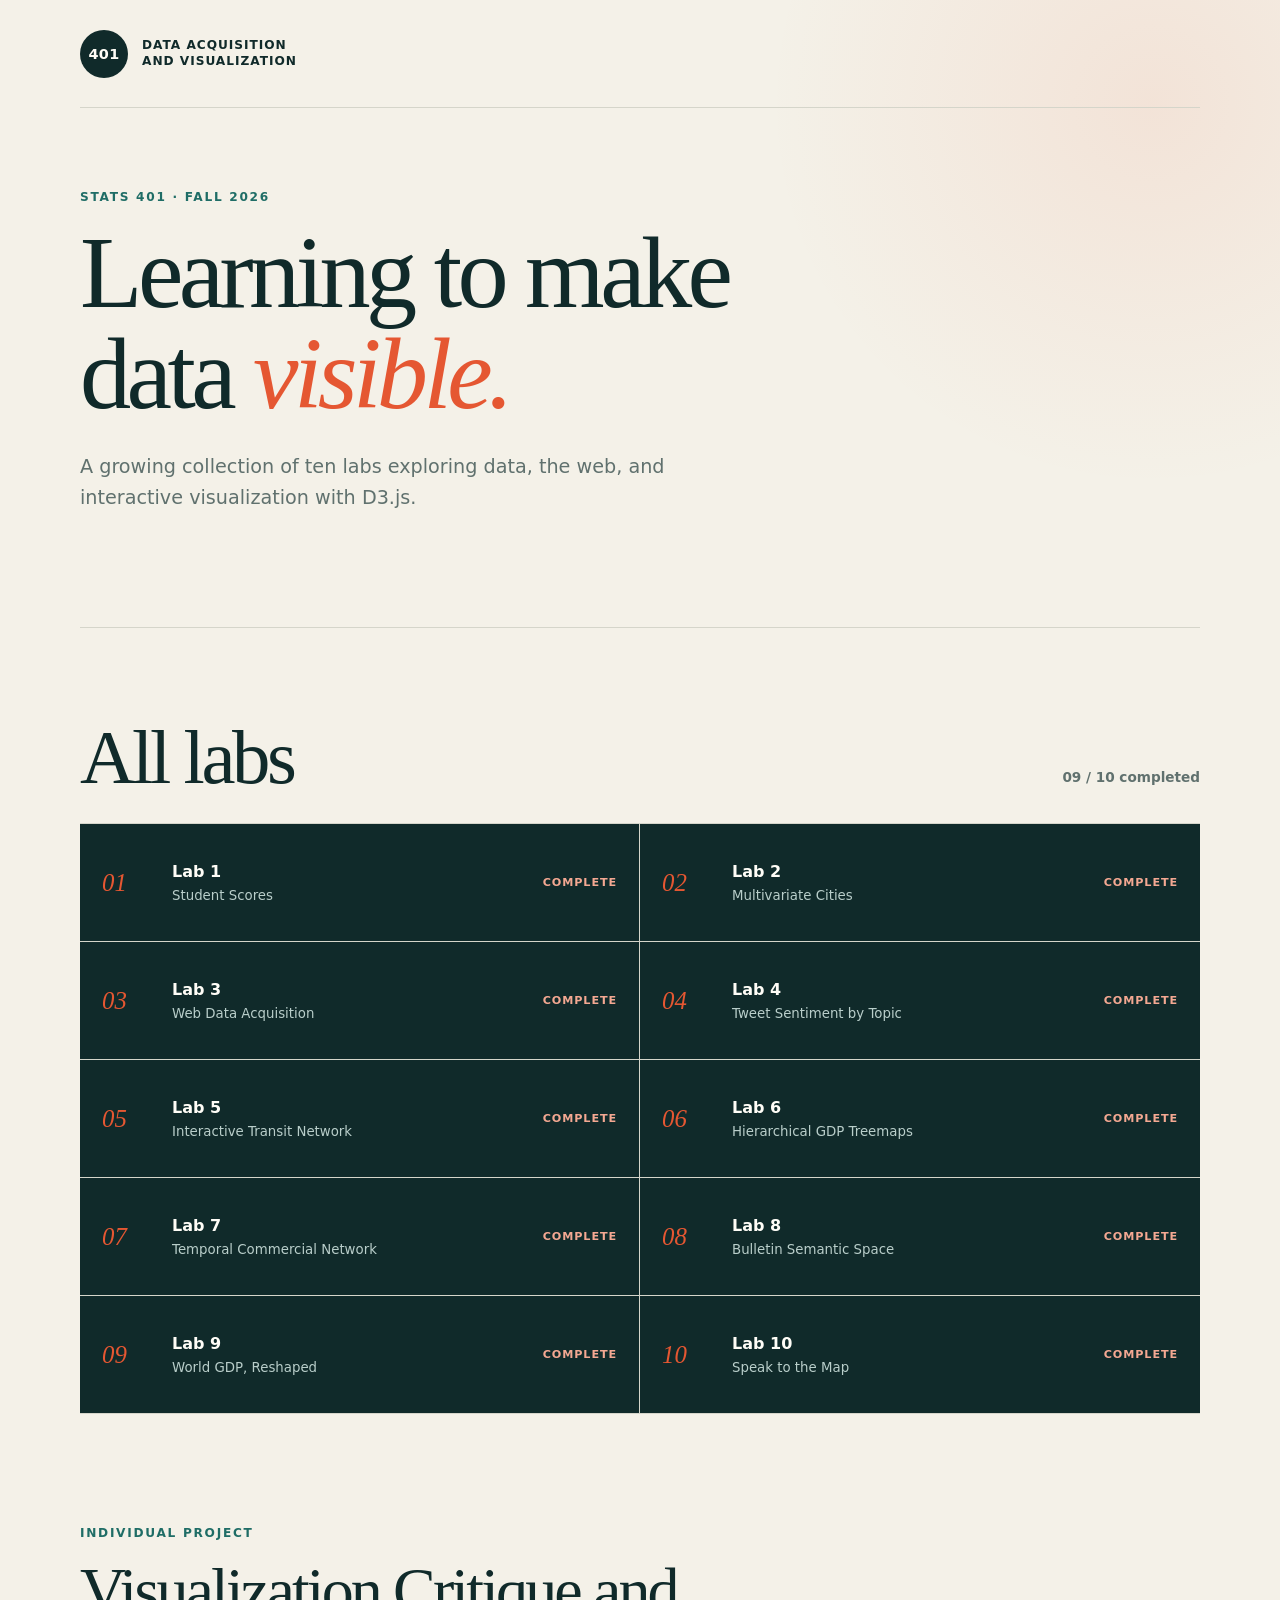
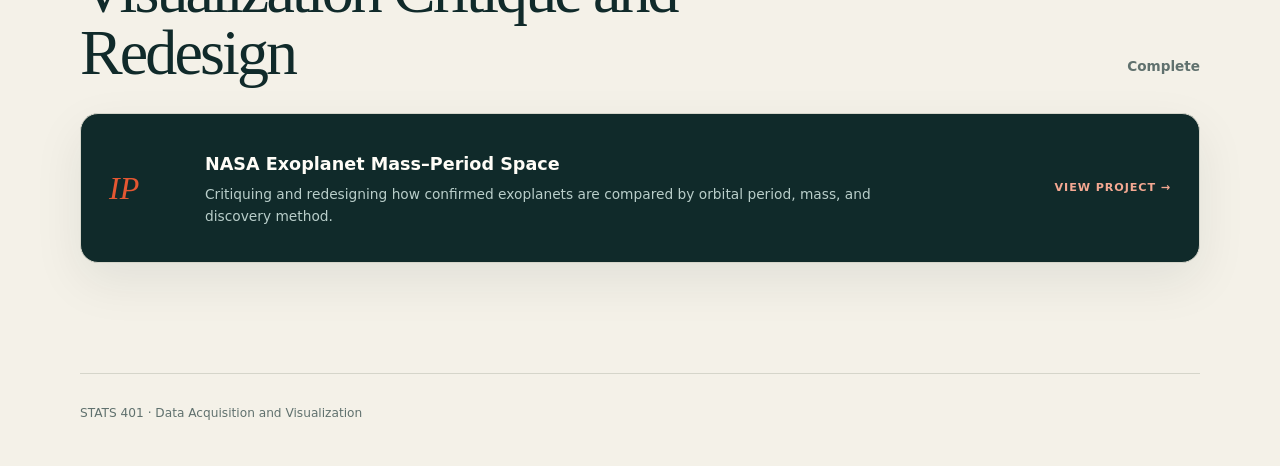
<file: index.html>
<!DOCTYPE html>
<html lang="en">
<head>
    <meta charset="UTF-8">
    <meta name="viewport" content="width=device-width, initial-scale=1.0">
    <meta name="description" content="STATS 401 Data Acquisition and Visualization lab portfolio.">
    <title>STATS 401 Labs</title>
    <link rel="stylesheet" href="css/style.css">
</head>
<body>
    <header class="site-header">
        <a class="brand" href="index.html" aria-label="STATS 401 home">
            <span class="brand-mark">401</span>
            <span>Data Acquisition<br>and Visualization</span>
        </a>
    </header>

    <main>
        <section class="hero">
            <p class="eyebrow">STATS 401 · Fall 2026</p>
            <h1>Learning to make data <span>visible.</span></h1>
            <p class="hero-copy">
                A growing collection of ten labs exploring data, the web, and
                interactive visualization with D3.js.
            </p>
        </section>

        <section class="labs-section" aria-labelledby="labs-heading">
            <div class="section-heading">
                <div>
                    <h2 id="labs-heading">All labs</h2>
                </div>
                <p>09 / 10 completed</p>
            </div>

            <nav class="lab-grid" aria-label="Lab navigation">
                <a class="lab-card lab-card--featured" href="lab1/index.html">
                    <span class="lab-number">01</span>
                    <span class="lab-info">
                        <strong>Lab 1</strong>
                        <small>Student Scores</small>
                    </span>
                    <span class="status status--complete">Complete</span>
                </a>
                <a class="lab-card lab-card--featured" href="lab2/index.html">
                    <span class="lab-number">02</span>
                    <span class="lab-info">
                        <strong>Lab 2</strong>
                        <small>Multivariate Cities</small>
                    </span>
                    <span class="status status--complete">Complete</span>
                </a>
                <a class="lab-card lab-card--featured" href="lab3/index.html">
                    <span class="lab-number">03</span>
                    <span class="lab-info">
                        <strong>Lab 3</strong>
                        <small>Web Data Acquisition</small>
                    </span>
                    <span class="status status--complete">Complete</span>
                </a>
                <a class="lab-card lab-card--featured" href="lab4/index.html">
                    <span class="lab-number">04</span>
                    <span class="lab-info">
                        <strong>Lab 4</strong>
                        <small>Tweet Sentiment by Topic</small>
                    </span>
                    <span class="status status--complete">Complete</span>
                </a>
                <a class="lab-card lab-card--featured" href="lab5/index.html">
                    <span class="lab-number">05</span>
                    <span class="lab-info">
                        <strong>Lab 5</strong>
                        <small>Interactive Transit Network</small>
                    </span>
                    <span class="status status--complete">Complete</span>
                </a>
                <a class="lab-card lab-card--featured" href="lab6/index.html">
                    <span class="lab-number">06</span>
                    <span class="lab-info">
                        <strong>Lab 6</strong>
                        <small>Hierarchical GDP Treemaps</small>
                    </span>
                    <span class="status status--complete">Complete</span>
                </a>
                <a class="lab-card lab-card--featured" href="lab7/index.html">
                    <span class="lab-number">07</span>
                    <span class="lab-info">
                        <strong>Lab 7</strong>
                        <small>Temporal Commercial Network</small>
                    </span>
                    <span class="status status--complete">Complete</span>
                </a>
                <a class="lab-card lab-card--featured" href="lab8/index.html">
                    <span class="lab-number">08</span>
                    <span class="lab-info">
                        <strong>Lab 8</strong>
                        <small>Bulletin Semantic Space</small>
                    </span>
                    <span class="status status--complete">Complete</span>
                </a>
                <a class="lab-card lab-card--featured" href="lab9/index.html">
                    <span class="lab-number">09</span>
                    <span class="lab-info">
                        <strong>Lab 9</strong>
                        <small>World GDP, Reshaped</small>
                    </span>
                    <span class="status status--complete">Complete</span>
                </a>
                <a class="lab-card lab-card--featured" href="lab10/index.html">
                    <span class="lab-number">10</span>
                    <span class="lab-info">
                        <strong>Lab 10</strong>
                        <small>Speak to the Map</small>
                    </span>
                    <span class="status status--complete">Complete</span>
                </a>
            </nav>
        </section>

        <section class="project-home" aria-labelledby="project-heading">
            <div class="section-heading">
                <div>
                    <p class="eyebrow">Individual project</p>
                    <h2 id="project-heading">Visualization Critique and Redesign</h2>
                </div>
                <p>Complete</p>
            </div>

            <a class="project-home-card" href="Visualization-Critique-and-Redesign/index.html">
                <span class="project-home-index">IP</span>
                <span class="project-home-copy">
                    <strong>NASA Exoplanet Mass–Period Space</strong>
                    <small>Critiquing and redesigning how confirmed exoplanets are compared by orbital period, mass, and discovery method.</small>
                </span>
                <span class="status">View project →</span>
            </a>
        </section>
    </main>

    <footer>
        <p>STATS 401 · Data Acquisition and Visualization</p>
    </footer>
    <script src="js/main.js"></script>
</body>
</html>
</file>
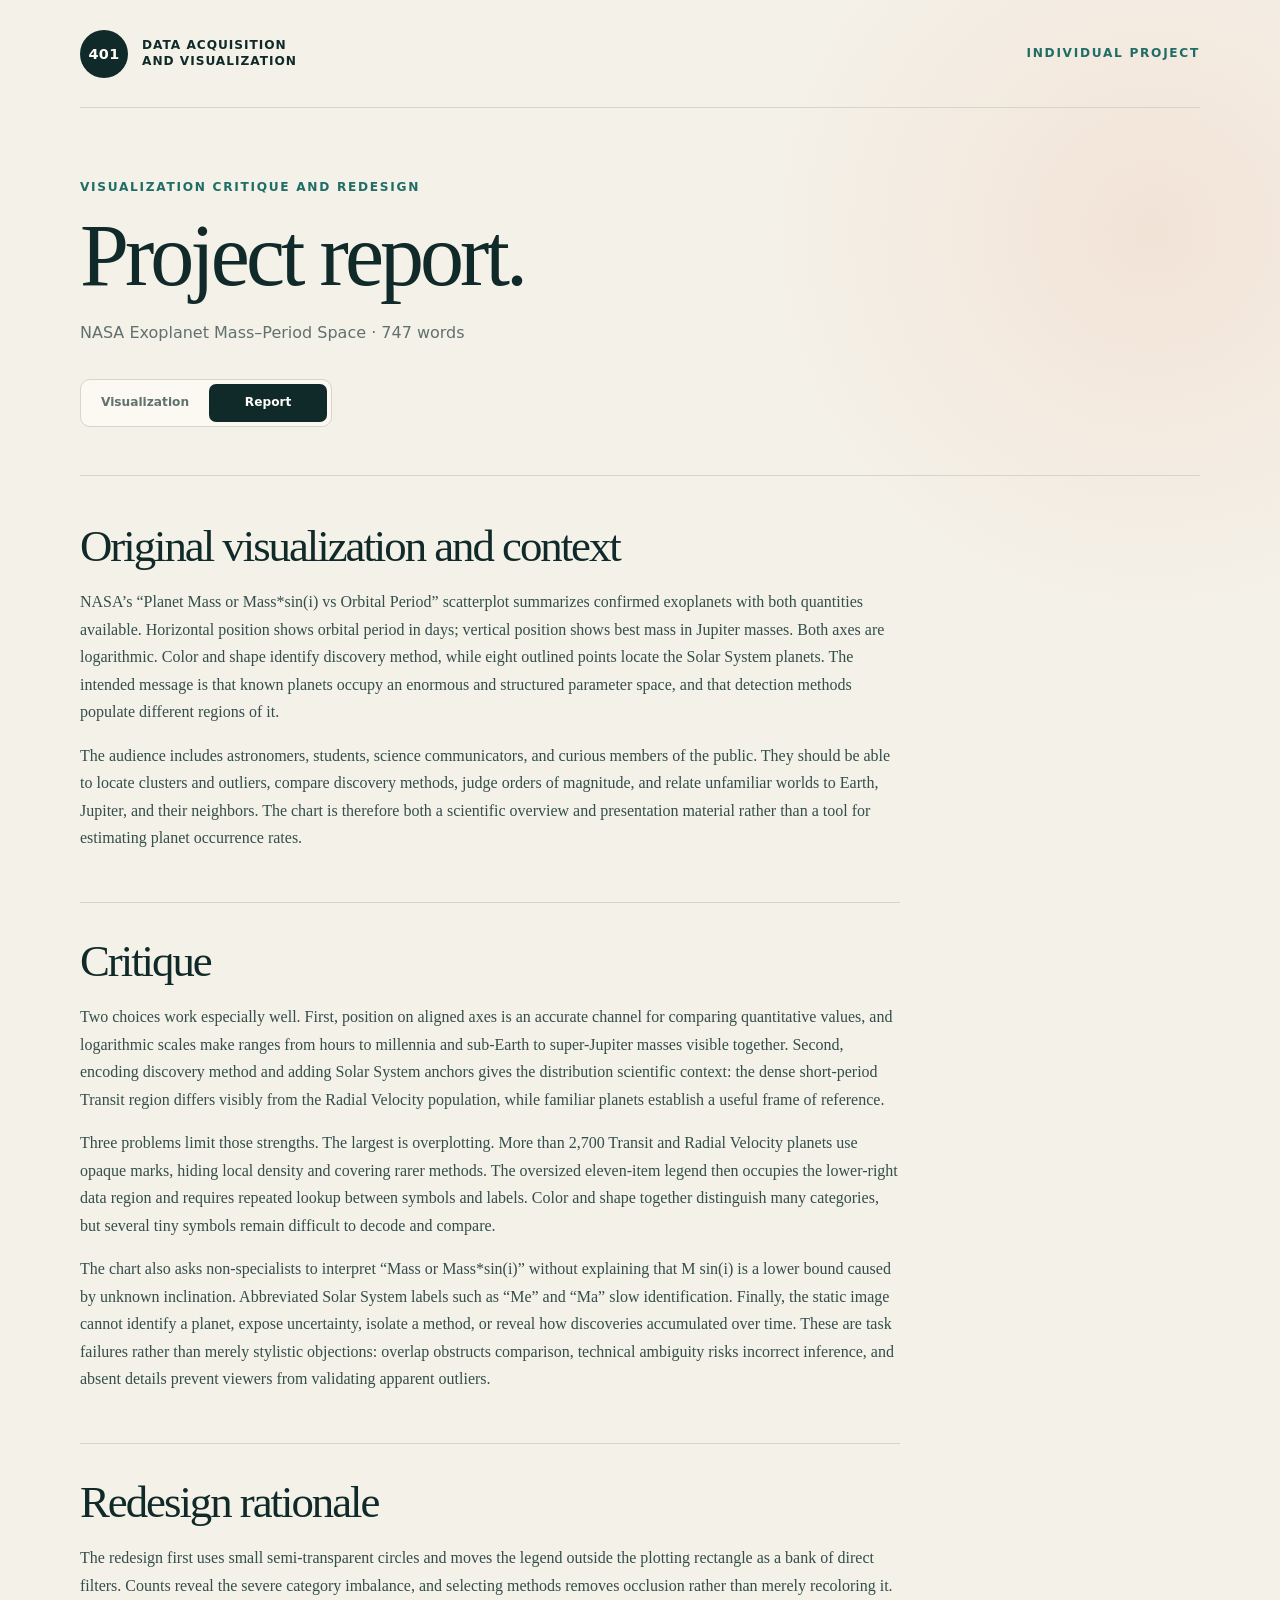
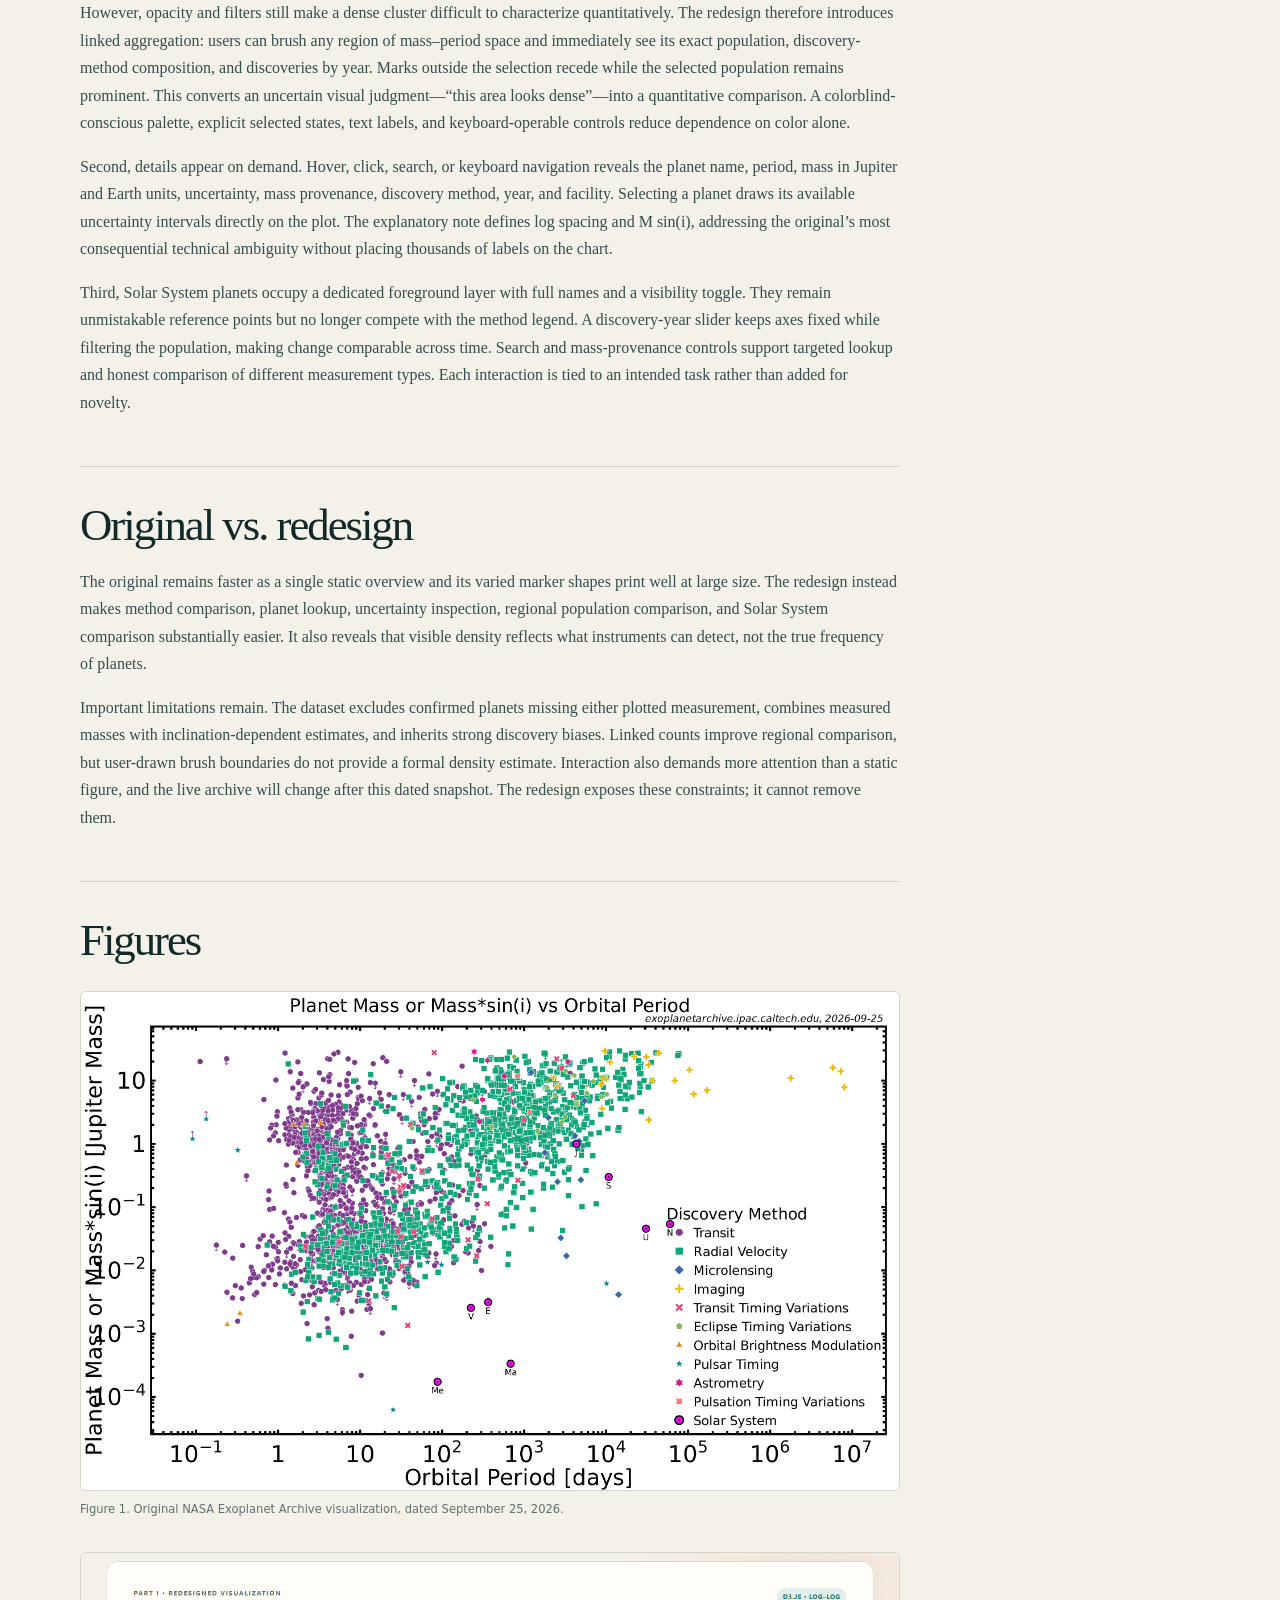
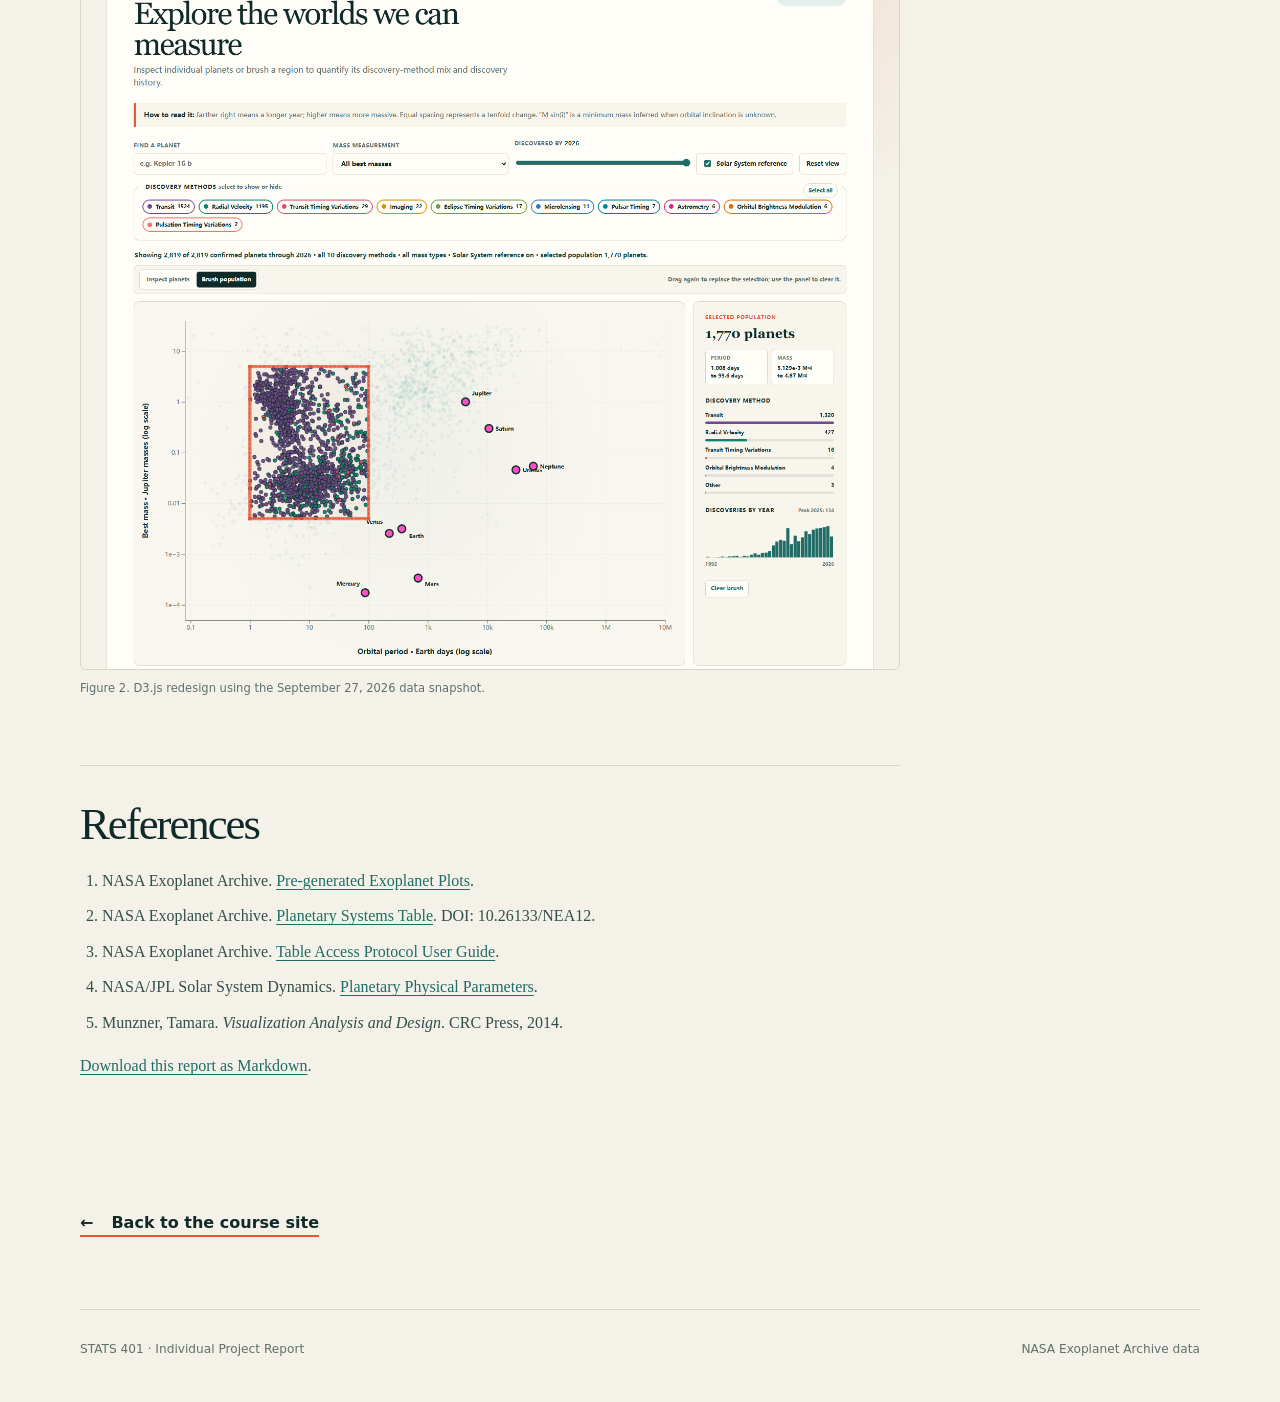
<file: individual-project/report.html>
<!DOCTYPE html>
<html lang="en">
<head>
    <meta charset="UTF-8">
    <meta name="viewport" content="width=device-width, initial-scale=1.0">
    <meta name="description" content="Report for the NASA exoplanet mass–period visualization critique and redesign.">
    <title>Exoplanet Mass–Period Report · STATS 401</title>
    <link rel="stylesheet" href="../css/style.css">
</head>
<body>
    <header class="site-header">
        <a class="brand" href="../index.html" aria-label="STATS 401 home">
            <span class="brand-mark">401</span>
            <span>Data Acquisition<br>and Visualization</span>
        </a>
        <span class="course-tag">Individual Project</span>
    </header>

    <main class="standalone-report-page">
        <header class="simple-report-header">
            <p class="eyebrow">Visualization Critique and Redesign</p>
            <h1>Project report.</h1>
            <p class="lead">NASA Exoplanet Mass–Period Space · 747 words</p>
            <nav class="project-tabs" aria-label="Individual project pages">
                <a href="index.html">Visualization</a>
                <a class="is-active" href="report.html" aria-current="page">Report</a>
            </nav>
        </header>

        <article class="simple-report">
            <section aria-labelledby="report-context">
                <h2 id="report-context">Original visualization and context</h2>
                <p>
                    NASA’s “Planet Mass or Mass*sin(i) vs Orbital Period” scatterplot summarizes confirmed exoplanets with both quantities available. Horizontal position shows orbital period in days; vertical position shows best mass in Jupiter masses. Both axes are logarithmic. Color and shape identify discovery method, while eight outlined points locate the Solar System planets. The intended message is that known planets occupy an enormous and structured parameter space, and that detection methods populate different regions of it.
                </p>
                <p>
                    The audience includes astronomers, students, science communicators, and curious members of the public. They should be able to locate clusters and outliers, compare discovery methods, judge orders of magnitude, and relate unfamiliar worlds to Earth, Jupiter, and their neighbors. The chart is therefore both a scientific overview and presentation material rather than a tool for estimating planet occurrence rates.
                </p>
            </section>

            <section aria-labelledby="report-critique">
                <h2 id="report-critique">Critique</h2>
                <p>
                    Two choices work especially well. First, position on aligned axes is an accurate channel for comparing quantitative values, and logarithmic scales make ranges from hours to millennia and sub-Earth to super-Jupiter masses visible together. Second, encoding discovery method and adding Solar System anchors gives the distribution scientific context: the dense short-period Transit region differs visibly from the Radial Velocity population, while familiar planets establish a useful frame of reference.
                </p>
                <p>
                    Three problems limit those strengths. The largest is overplotting. More than 2,700 Transit and Radial Velocity planets use opaque marks, hiding local density and covering rarer methods. The oversized eleven-item legend then occupies the lower-right data region and requires repeated lookup between symbols and labels. Color and shape together distinguish many categories, but several tiny symbols remain difficult to decode and compare.
                </p>
                <p>
                    The chart also asks non-specialists to interpret “Mass or Mass*sin(i)” without explaining that M sin(i) is a lower bound caused by unknown inclination. Abbreviated Solar System labels such as “Me” and “Ma” slow identification. Finally, the static image cannot identify a planet, expose uncertainty, isolate a method, or reveal how discoveries accumulated over time. These are task failures rather than merely stylistic objections: overlap obstructs comparison, technical ambiguity risks incorrect inference, and absent details prevent viewers from validating apparent outliers.
                </p>
            </section>

            <section aria-labelledby="report-rationale">
                <h2 id="report-rationale">Redesign rationale</h2>
                <p>
                    The redesign first uses small semi-transparent circles and moves the legend outside the plotting rectangle as a bank of direct filters. Counts reveal the severe category imbalance, and selecting methods removes occlusion rather than merely recoloring it. However, opacity and filters still make a dense cluster difficult to characterize quantitatively. The redesign therefore introduces linked aggregation: users can brush any region of mass–period space and immediately see its exact population, discovery-method composition, and discoveries by year. Marks outside the selection recede while the selected population remains prominent. This converts an uncertain visual judgment—“this area looks dense”—into a quantitative comparison. A colorblind-conscious palette, explicit selected states, text labels, and keyboard-operable controls reduce dependence on color alone.
                </p>
                <p>
                    Second, details appear on demand. Hover, click, search, or keyboard navigation reveals the planet name, period, mass in Jupiter and Earth units, uncertainty, mass provenance, discovery method, year, and facility. Selecting a planet draws its available uncertainty intervals directly on the plot. The explanatory note defines log spacing and M sin(i), addressing the original’s most consequential technical ambiguity without placing thousands of labels on the chart.
                </p>
                <p>
                    Third, Solar System planets occupy a dedicated foreground layer with full names and a visibility toggle. They remain unmistakable reference points but no longer compete with the method legend. A discovery-year slider keeps axes fixed while filtering the population, making change comparable across time. Search and mass-provenance controls support targeted lookup and honest comparison of different measurement types. Each interaction is tied to an intended task rather than added for novelty.
                </p>
            </section>

            <section aria-labelledby="report-comparison">
                <h2 id="report-comparison">Original vs. redesign</h2>
                <p>
                    The original remains faster as a single static overview and its varied marker shapes print well at large size. The redesign instead makes method comparison, planet lookup, uncertainty inspection, regional population comparison, and Solar System comparison substantially easier. It also reveals that visible density reflects what instruments can detect, not the true frequency of planets.
                </p>
                <p>
                    Important limitations remain. The dataset excludes confirmed planets missing either plotted measurement, combines measured masses with inclination-dependent estimates, and inherits strong discovery biases. Linked counts improve regional comparison, but user-drawn brush boundaries do not provide a formal density estimate. Interaction also demands more attention than a static figure, and the live archive will change after this dated snapshot. The redesign exposes these constraints; it cannot remove them.
                </p>
            </section>

            <section aria-labelledby="report-figures">
                <h2 id="report-figures">Figures</h2>
                <figure>
                    <img src="assets/nasa_exoplanet_mass_period.png" width="5750" height="3500" alt="Original NASA mass–period scatterplot.">
                    <figcaption>Figure 1. Original NASA Exoplanet Archive visualization, dated September 25, 2026.</figcaption>
                </figure>
                <figure>
                    <img src="assets/exoplanet_redesign.png" width="1600" height="1400" alt="Redesigned interactive exoplanet mass–period visualization.">
                    <figcaption>Figure 2. D3.js redesign using the September 27, 2026 data snapshot.</figcaption>
                </figure>
            </section>

            <section aria-labelledby="report-references">
                <h2 id="report-references">References</h2>
                <ol>
                    <li>NASA Exoplanet Archive. <a href="https://exoplanetarchive.ipac.caltech.edu/exoplanetplots/" target="_blank" rel="noreferrer">Pre-generated Exoplanet Plots</a>.</li>
                    <li>NASA Exoplanet Archive. <a href="https://doi.org/10.26133/NEA12" target="_blank" rel="noreferrer">Planetary Systems Table</a>. DOI: 10.26133/NEA12.</li>
                    <li>NASA Exoplanet Archive. <a href="https://exoplanetarchive.ipac.caltech.edu/docs/TAP/usingTAP.html" target="_blank" rel="noreferrer">Table Access Protocol User Guide</a>.</li>
                    <li>NASA/JPL Solar System Dynamics. <a href="https://ssd.jpl.nasa.gov/planets/phys_par.html" target="_blank" rel="noreferrer">Planetary Physical Parameters</a>.</li>
                    <li>Munzner, Tamara. <em>Visualization Analysis and Design</em>. CRC Press, 2014.</li>
                </ol>
                <p><a href="report.md">Download this report as Markdown</a>.</p>
            </section>
        </article>

        <a class="back-link report-back-link" href="../index.html">
            <span aria-hidden="true">←</span> Back to the course site
        </a>
    </main>

    <footer>
        <p>STATS 401 · Individual Project Report</p>
        <p>NASA Exoplanet Archive data</p>
    </footer>
</body>
</html>
</file>
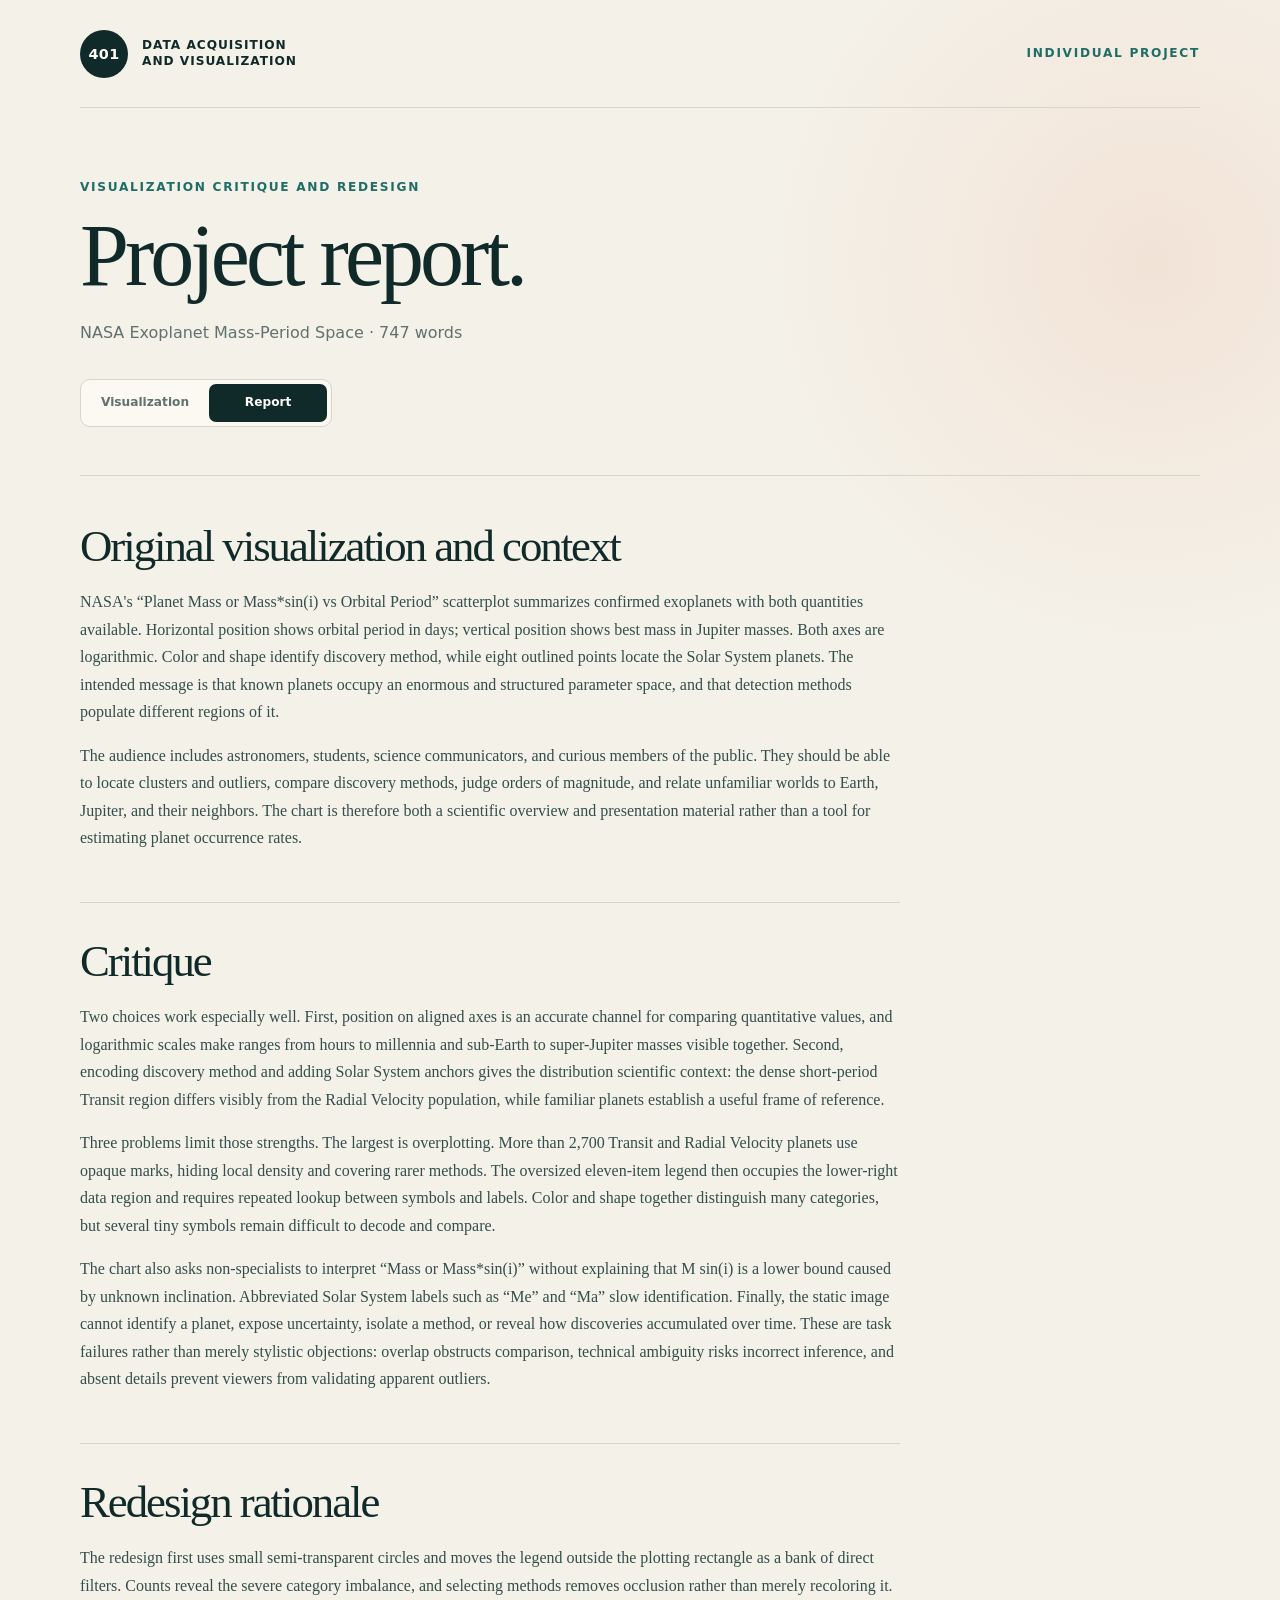
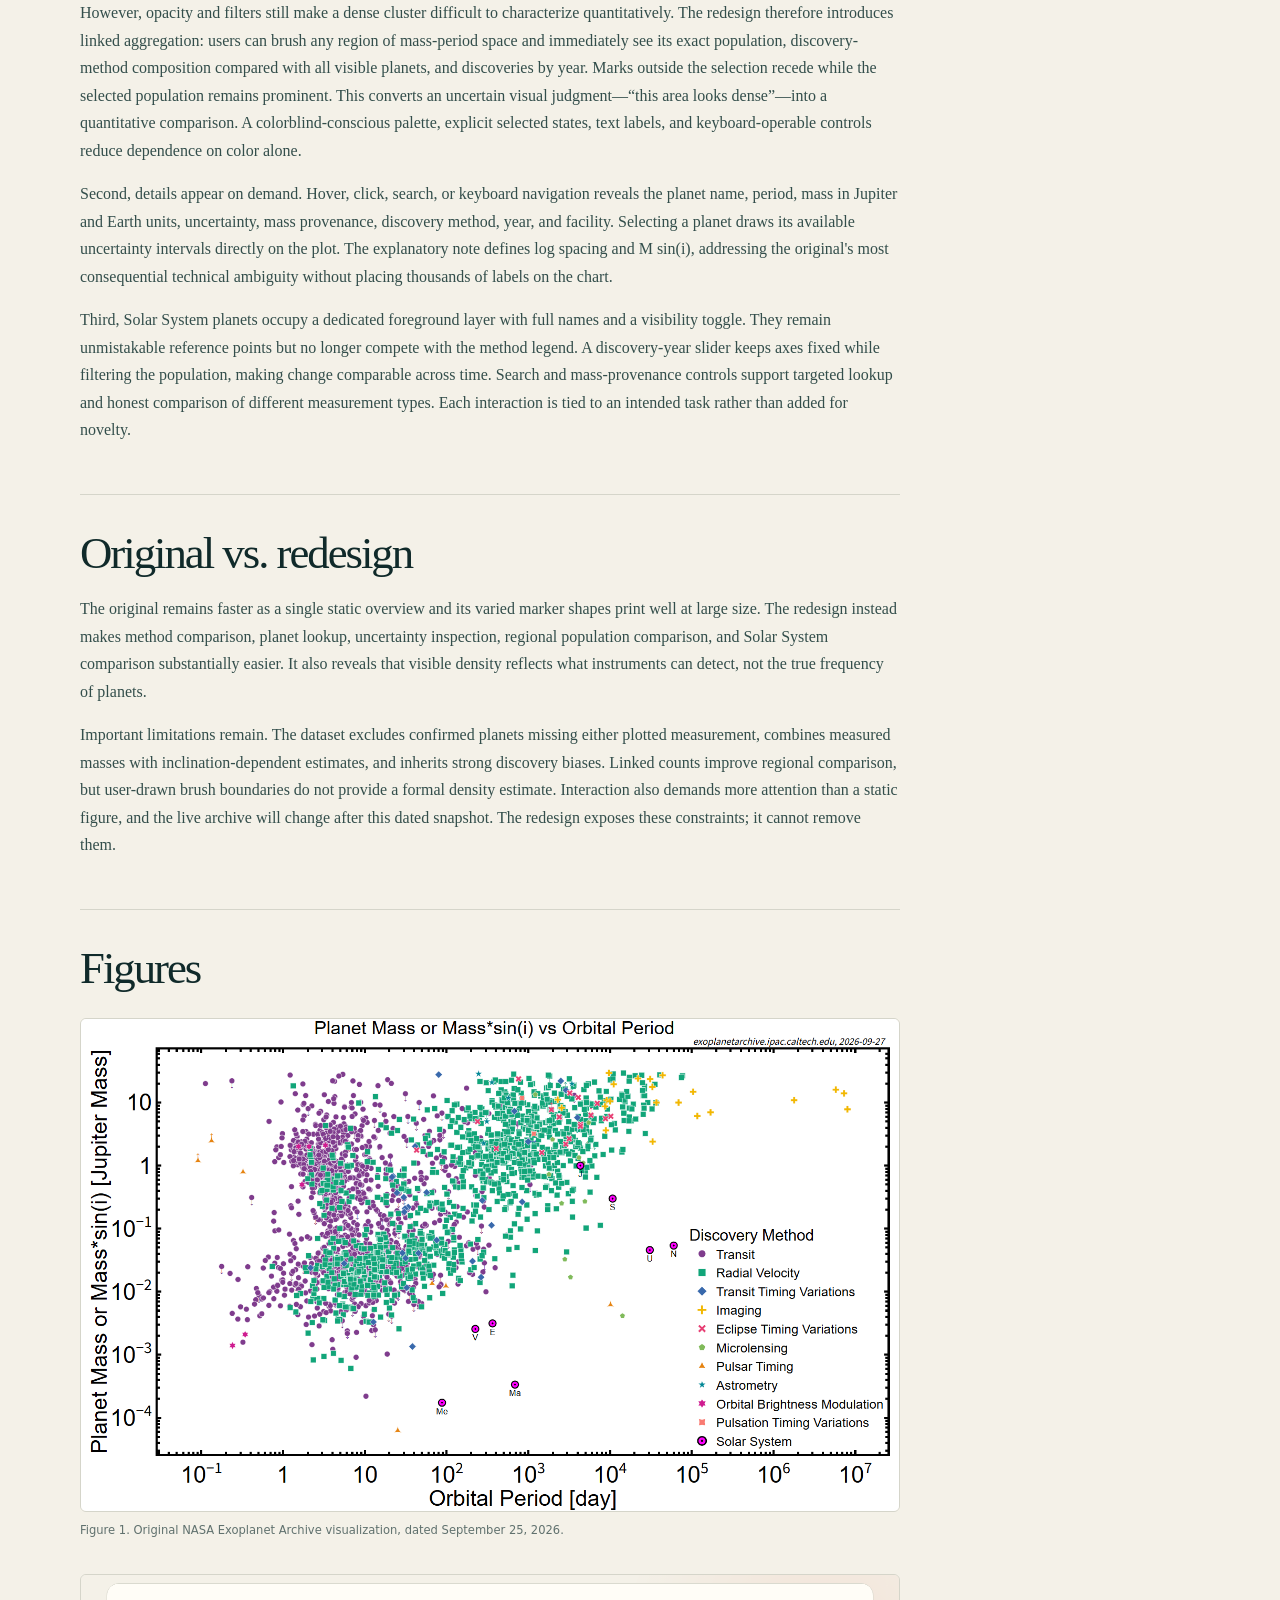
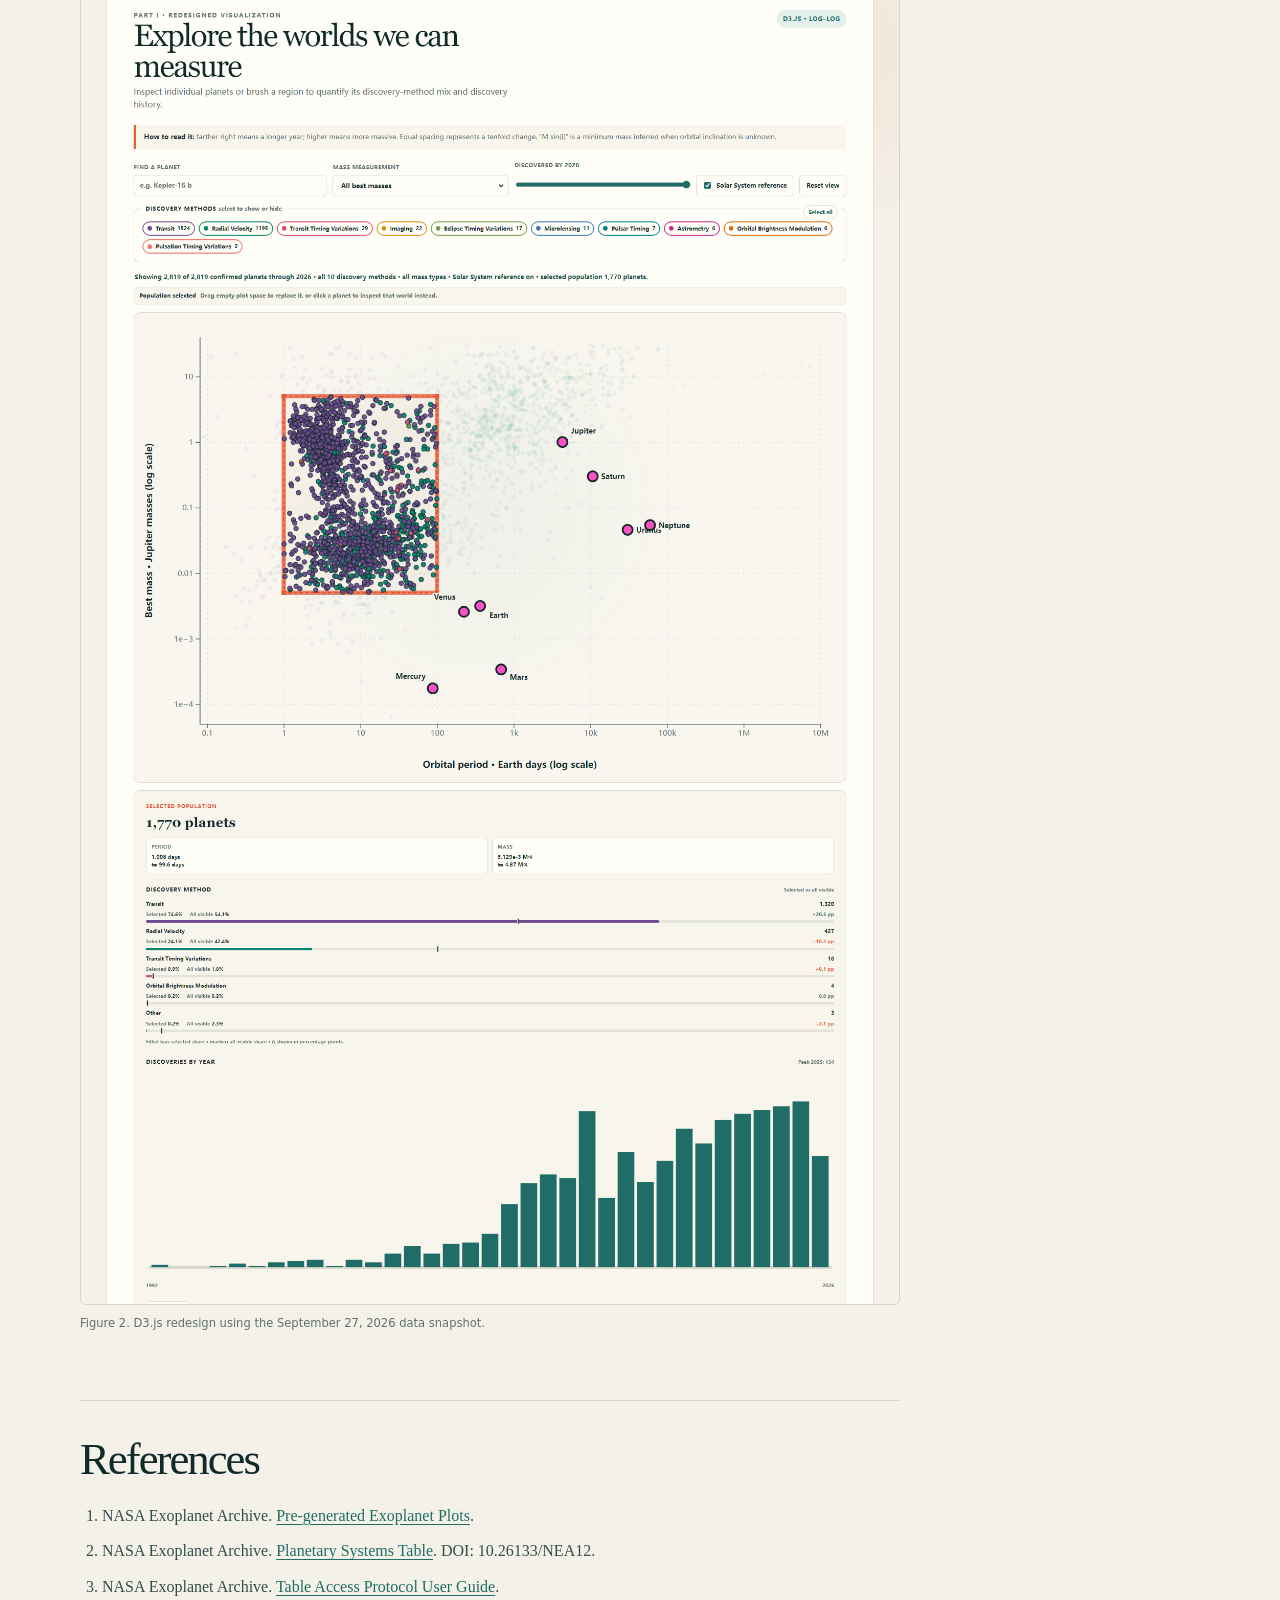
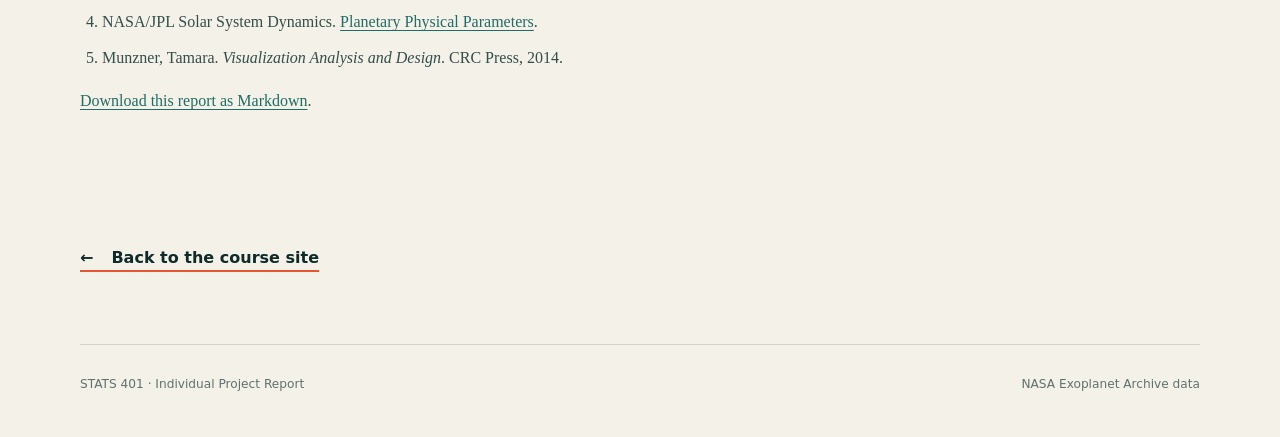
<file: Visualization-Critique-and-Redesign/report.html>
<!DOCTYPE html>
<html lang="en">
<head>
    <meta charset="UTF-8">
    <meta name="viewport" content="width=device-width, initial-scale=1.0">
    <meta name="description" content="Report for the NASA exoplanet mass-period visualization critique and redesign.">
    <title>Exoplanet Mass-Period Report · STATS 401</title>
    <link rel="stylesheet" href="../css/style.css">
</head>
<body>
    <header class="site-header">
        <a class="brand" href="../index.html" aria-label="STATS 401 home">
            <span class="brand-mark">401</span>
            <span>Data Acquisition<br>and Visualization</span>
        </a>
        <span class="course-tag">Individual Project</span>
    </header>

    <main class="standalone-report-page">
        <header class="simple-report-header">
            <p class="eyebrow">Visualization Critique and Redesign</p>
            <h1>Project report.</h1>
            <p class="lead">NASA Exoplanet Mass-Period Space · 747 words</p>
            <nav class="project-tabs" aria-label="Individual project pages">
                <a href="index.html">Visualization</a>
                <a class="is-active" href="report.html" aria-current="page">Report</a>
            </nav>
        </header>

        <article class="simple-report">
            <section aria-labelledby="report-context">
                <h2 id="report-context">Original visualization and context</h2>
                <p>
                    NASA's “Planet Mass or Mass*sin(i) vs Orbital Period” scatterplot summarizes confirmed exoplanets with both quantities available. Horizontal position shows orbital period in days; vertical position shows best mass in Jupiter masses. Both axes are logarithmic. Color and shape identify discovery method, while eight outlined points locate the Solar System planets. The intended message is that known planets occupy an enormous and structured parameter space, and that detection methods populate different regions of it.
                </p>
                <p>
                    The audience includes astronomers, students, science communicators, and curious members of the public. They should be able to locate clusters and outliers, compare discovery methods, judge orders of magnitude, and relate unfamiliar worlds to Earth, Jupiter, and their neighbors. The chart is therefore both a scientific overview and presentation material rather than a tool for estimating planet occurrence rates.
                </p>
            </section>

            <section aria-labelledby="report-critique">
                <h2 id="report-critique">Critique</h2>
                <p>
                    Two choices work especially well. First, position on aligned axes is an accurate channel for comparing quantitative values, and logarithmic scales make ranges from hours to millennia and sub-Earth to super-Jupiter masses visible together. Second, encoding discovery method and adding Solar System anchors gives the distribution scientific context: the dense short-period Transit region differs visibly from the Radial Velocity population, while familiar planets establish a useful frame of reference.
                </p>
                <p>
                    Three problems limit those strengths. The largest is overplotting. More than 2,700 Transit and Radial Velocity planets use opaque marks, hiding local density and covering rarer methods. The oversized eleven-item legend then occupies the lower-right data region and requires repeated lookup between symbols and labels. Color and shape together distinguish many categories, but several tiny symbols remain difficult to decode and compare.
                </p>
                <p>
                    The chart also asks non-specialists to interpret “Mass or Mass*sin(i)” without explaining that M sin(i) is a lower bound caused by unknown inclination. Abbreviated Solar System labels such as “Me” and “Ma” slow identification. Finally, the static image cannot identify a planet, expose uncertainty, isolate a method, or reveal how discoveries accumulated over time. These are task failures rather than merely stylistic objections: overlap obstructs comparison, technical ambiguity risks incorrect inference, and absent details prevent viewers from validating apparent outliers.
                </p>
            </section>

            <section aria-labelledby="report-rationale">
                <h2 id="report-rationale">Redesign rationale</h2>
                <p>
                    The redesign first uses small semi-transparent circles and moves the legend outside the plotting rectangle as a bank of direct filters. Counts reveal the severe category imbalance, and selecting methods removes occlusion rather than merely recoloring it. However, opacity and filters still make a dense cluster difficult to characterize quantitatively. The redesign therefore introduces linked aggregation: users can brush any region of mass-period space and immediately see its exact population, discovery-method composition compared with all visible planets, and discoveries by year. Marks outside the selection recede while the selected population remains prominent. This converts an uncertain visual judgment—“this area looks dense”—into a quantitative comparison. A colorblind-conscious palette, explicit selected states, text labels, and keyboard-operable controls reduce dependence on color alone.
                </p>
                <p>
                    Second, details appear on demand. Hover, click, search, or keyboard navigation reveals the planet name, period, mass in Jupiter and Earth units, uncertainty, mass provenance, discovery method, year, and facility. Selecting a planet draws its available uncertainty intervals directly on the plot. The explanatory note defines log spacing and M sin(i), addressing the original's most consequential technical ambiguity without placing thousands of labels on the chart.
                </p>
                <p>
                    Third, Solar System planets occupy a dedicated foreground layer with full names and a visibility toggle. They remain unmistakable reference points but no longer compete with the method legend. A discovery-year slider keeps axes fixed while filtering the population, making change comparable across time. Search and mass-provenance controls support targeted lookup and honest comparison of different measurement types. Each interaction is tied to an intended task rather than added for novelty.
                </p>
            </section>

            <section aria-labelledby="report-comparison">
                <h2 id="report-comparison">Original vs. redesign</h2>
                <p>
                    The original remains faster as a single static overview and its varied marker shapes print well at large size. The redesign instead makes method comparison, planet lookup, uncertainty inspection, regional population comparison, and Solar System comparison substantially easier. It also reveals that visible density reflects what instruments can detect, not the true frequency of planets.
                </p>
                <p>
                    Important limitations remain. The dataset excludes confirmed planets missing either plotted measurement, combines measured masses with inclination-dependent estimates, and inherits strong discovery biases. Linked counts improve regional comparison, but user-drawn brush boundaries do not provide a formal density estimate. Interaction also demands more attention than a static figure, and the live archive will change after this dated snapshot. The redesign exposes these constraints; it cannot remove them.
                </p>
            </section>

            <section aria-labelledby="report-figures">
                <h2 id="report-figures">Figures</h2>
                <figure>
                    <img src="assets/nasa_exoplanet_mass_period.png" width="5750" height="3500" alt="Original NASA mass-period scatterplot.">
                    <figcaption>Figure 1. Original NASA Exoplanet Archive visualization, dated September 25, 2026.</figcaption>
                </figure>
                <figure>
                    <img src="assets/exoplanet_redesign.png" width="1600" height="2600" alt="Redesigned interactive exoplanet mass-period visualization with a brushed population summary comparing the selection with all visible planets.">
                    <figcaption>Figure 2. D3.js redesign using the September 27, 2026 data snapshot.</figcaption>
                </figure>
            </section>

            <section aria-labelledby="report-references">
                <h2 id="report-references">References</h2>
                <ol>
                    <li>NASA Exoplanet Archive. <a href="https://exoplanetarchive.ipac.caltech.edu/exoplanetplots/" target="_blank" rel="noreferrer">Pre-generated Exoplanet Plots</a>.</li>
                    <li>NASA Exoplanet Archive. <a href="https://doi.org/10.26133/NEA12" target="_blank" rel="noreferrer">Planetary Systems Table</a>. DOI: 10.26133/NEA12.</li>
                    <li>NASA Exoplanet Archive. <a href="https://exoplanetarchive.ipac.caltech.edu/docs/TAP/usingTAP.html" target="_blank" rel="noreferrer">Table Access Protocol User Guide</a>.</li>
                    <li>NASA/JPL Solar System Dynamics. <a href="https://ssd.jpl.nasa.gov/planets/phys_par.html" target="_blank" rel="noreferrer">Planetary Physical Parameters</a>.</li>
                    <li>Munzner, Tamara. <em>Visualization Analysis and Design</em>. CRC Press, 2014.</li>
                </ol>
                <p><a href="report.md">Download this report as Markdown</a>.</p>
            </section>
        </article>

        <a class="back-link report-back-link" href="../index.html">
            <span aria-hidden="true">←</span> Back to the course site
        </a>
    </main>

    <footer>
        <p>STATS 401 · Individual Project Report</p>
        <p>NASA Exoplanet Archive data</p>
    </footer>
</body>
</html>
</file>
<file: css/style.css>
:root {
    --ink: #102a2a;
    --muted: #60716e;
    --paper: #f4f1e8;
    --card: #fffdf7;
    --line: #d5d5ca;
    --accent: #e55732;
    --teal: #1f6d66;
    --teal-dark: #174f4b;
    --shadow: 0 18px 50px rgba(16, 42, 42, 0.08);
}

* {
    box-sizing: border-box;
}

html {
    scroll-behavior: smooth;
}

body {
    margin: 0;
    color: var(--ink);
    background:
        radial-gradient(circle at 90% 5%, rgba(229, 87, 50, 0.09), transparent 24rem),
        var(--paper);
    font-family: Inter, ui-sans-serif, system-ui, -apple-system, BlinkMacSystemFont, "Segoe UI", sans-serif;
    line-height: 1.6;
}

a {
    color: inherit;
}

.site-header,
main,
footer {
    width: min(1120px, calc(100% - 40px));
    margin-inline: auto;
}

.site-header {
    min-height: 108px;
    display: flex;
    align-items: center;
    justify-content: space-between;
    gap: 24px;
    border-bottom: 1px solid var(--line);
}

.brand {
    display: inline-flex;
    align-items: center;
    gap: 14px;
    color: var(--ink);
    font-size: 0.76rem;
    font-weight: 700;
    line-height: 1.25;
    letter-spacing: 0.08em;
    text-decoration: none;
    text-transform: uppercase;
}

.brand-mark {
    width: 48px;
    height: 48px;
    display: grid;
    place-items: center;
    border-radius: 50%;
    color: var(--card);
    background: var(--ink);
    font-size: 0.9rem;
    letter-spacing: 0.02em;
}

.course-tag,
.eyebrow {
    color: var(--teal);
    font-size: 0.76rem;
    font-weight: 800;
    letter-spacing: 0.14em;
    text-transform: uppercase;
}

.hero {
    min-height: 520px;
    display: flex;
    flex-direction: column;
    justify-content: center;
    align-items: flex-start;
    border-bottom: 1px solid var(--line);
}

.eyebrow {
    margin: 0 0 16px;
}

h1,
h2,
p {
    margin-top: 0;
}

h1,
h2 {
    font-family: Georgia, "Times New Roman", serif;
    font-weight: 500;
    line-height: 0.98;
    letter-spacing: -0.045em;
}

h1 {
    max-width: 820px;
    margin-bottom: 28px;
    font-size: clamp(3.4rem, 8vw, 7rem);
}

h1 span {
    color: var(--accent);
    font-style: italic;
}

.hero-copy {
    max-width: 590px;
    margin-bottom: 34px;
    color: var(--muted);
    font-size: clamp(1rem, 2vw, 1.2rem);
}

.primary-link,
.back-link {
    display: inline-flex;
    align-items: center;
    gap: 18px;
    border-bottom: 2px solid var(--accent);
    color: var(--ink);
    font-weight: 800;
    text-decoration: none;
    transition: gap 180ms ease, color 180ms ease;
}

.primary-link:hover,
.back-link:hover {
    gap: 24px;
    color: var(--accent);
}

.labs-section {
    padding: 92px 0 110px;
}

.section-heading {
    display: flex;
    align-items: flex-end;
    justify-content: space-between;
    gap: 20px;
    margin-bottom: 28px;
}

.section-heading h2,
.lab-intro h1,
.placeholder h1 {
    margin-bottom: 0;
    font-size: clamp(2.8rem, 6vw, 5.2rem);
}

.section-heading > p {
    margin-bottom: 7px;
    color: var(--muted);
    font-size: 0.85rem;
    font-weight: 700;
}

.lab-grid {
    display: grid;
    grid-template-columns: repeat(2, minmax(0, 1fr));
    border-top: 1px solid var(--line);
}

.lab-card {
    min-height: 118px;
    display: grid;
    grid-template-columns: 52px 1fr auto;
    align-items: center;
    gap: 18px;
    padding: 22px;
    border-bottom: 1px solid var(--line);
    color: var(--ink);
    text-decoration: none;
    transition: background 180ms ease, transform 180ms ease;
}

.lab-card:nth-child(odd) {
    border-right: 1px solid var(--line);
}

.lab-card:hover {
    position: relative;
    background: var(--card);
    box-shadow: var(--shadow);
    transform: translateY(-2px);
}

.lab-card--featured {
    background: var(--ink);
    color: var(--card);
}

.lab-card--featured:hover {
    background: var(--teal-dark);
}

.lab-number {
    color: var(--accent);
    font-family: Georgia, "Times New Roman", serif;
    font-size: 1.55rem;
    font-style: italic;
}

.lab-info {
    display: flex;
    flex-direction: column;
}

.lab-info strong {
    font-size: 1rem;
}

.lab-info small {
    color: var(--muted);
}

.lab-card--featured .lab-info small {
    color: #b9ceca;
}

.status {
    color: var(--muted);
    font-size: 0.7rem;
    font-weight: 800;
    letter-spacing: 0.08em;
    text-transform: uppercase;
}

.status--complete {
    color: #f4a892;
}

footer {
    display: flex;
    justify-content: space-between;
    gap: 24px;
    padding: 30px 0 42px;
    border-top: 1px solid var(--line);
    color: var(--muted);
    font-size: 0.76rem;
}

footer p {
    margin-bottom: 0;
}

/* Individual project entry */
.project-home {
    padding: 0 0 110px;
}

.project-home .section-heading h2 {
    max-width: 760px;
    font-size: clamp(2.5rem, 5vw, 4.7rem);
}

.project-home-card {
    display: grid;
    grid-template-columns: 72px minmax(0, 1fr) auto;
    align-items: center;
    gap: 24px;
    min-height: 150px;
    padding: 28px;
    border: 1px solid var(--line);
    border-radius: 18px;
    color: var(--card);
    background: var(--ink);
    box-shadow: var(--shadow);
    text-decoration: none;
    transition: background 180ms ease, transform 180ms ease;
}

.project-home-card:hover {
    background: var(--teal-dark);
    transform: translateY(-2px);
}

.project-home-index {
    color: var(--accent);
    font-family: Georgia, "Times New Roman", serif;
    font-size: 2rem;
    font-style: italic;
}

.project-home-copy {
    display: grid;
    gap: 5px;
}

.project-home-copy strong {
    font-size: 1.1rem;
}

.project-home-copy small {
    max-width: 700px;
    color: #b9ceca;
    font-size: 0.86rem;
}

.project-home-card .status {
    color: #f4a892;
}

/* Individual project placeholder */
.project-intro h1 span {
    color: var(--accent);
    font-style: italic;
}

.project-status {
    display: inline-grid;
    gap: 2px;
    margin-top: 30px;
    padding: 12px 16px;
    border-left: 4px solid var(--accent);
    background: var(--card);
}

.project-status span {
    color: var(--muted);
    font-size: 0.66rem;
    font-weight: 800;
    letter-spacing: 0.09em;
    text-transform: uppercase;
}

.project-status strong {
    font-size: 0.86rem;
}

.project-original {
    margin-bottom: 88px;
}

.project-chart-header > div {
    max-width: 760px;
}

.source-link {
    flex: 0 0 auto;
    color: var(--teal);
    font-size: 0.82rem;
    font-weight: 800;
    text-underline-offset: 4px;
}

.original-figure {
    margin: 0;
}

.original-figure a,
.original-figure img {
    display: block;
    width: 100%;
}

.original-figure a {
    overflow: hidden;
    border: 1px solid var(--line);
    border-radius: 12px;
    background: white;
}

.original-figure img {
    height: auto;
}

.original-figure figcaption {
    max-width: 850px;
    margin-top: 13px;
    color: var(--muted);
    font-size: 0.74rem;
}

.project-progress {
    padding: 0 0 88px;
}

.project-progress .section-heading h2,
.project-data h2 {
    font-size: clamp(2.3rem, 5vw, 4.2rem);
}

.progress-grid {
    display: grid;
    grid-template-columns: repeat(3, minmax(0, 1fr));
    border-top: 1px solid var(--line);
}

.progress-grid article {
    padding: 28px 26px 10px 0;
    border-right: 1px solid var(--line);
}

.progress-grid article + article {
    padding-left: 26px;
}

.progress-grid article:last-child {
    border-right: 0;
}

.progress-grid span {
    color: var(--accent);
    font-family: Georgia, "Times New Roman", serif;
    font-size: 1.35rem;
    font-style: italic;
}

.progress-grid h3 {
    margin: 10px 0 9px;
    font-family: Georgia, "Times New Roman", serif;
    font-size: 1.55rem;
}

.progress-grid p {
    margin-bottom: 0;
    color: var(--muted);
    font-size: 0.88rem;
}

.redesign-placeholder {
    min-height: 380px;
    display: grid;
    place-content: center;
    justify-items: start;
    background:
        linear-gradient(135deg, rgba(31, 109, 102, 0.06), rgba(229, 87, 50, 0.06)),
        var(--card);
}

.redesign-placeholder h2 {
    max-width: 780px;
    margin-bottom: 18px;
    font-size: clamp(2.5rem, 5vw, 4.6rem);
}

.redesign-placeholder > p:last-child {
    max-width: 650px;
    margin-bottom: 0;
    color: var(--muted);
}

.project-data {
    display: grid;
    grid-template-columns: minmax(0, 0.85fr) minmax(0, 1.15fr);
    gap: 64px;
    padding: 0 0 82px;
}

.project-data h2 {
    margin-bottom: 0;
}

.project-data ul {
    margin: 30px 0 0;
    padding-left: 22px;
    color: var(--muted);
}

.project-data li + li {
    margin-top: 12px;
}

.project-data a {
    color: var(--teal);
    font-weight: 800;
    text-underline-offset: 3px;
}

.project-back-link {
    margin-bottom: 72px;
}

.project-subnav {
    display: flex;
    flex-wrap: wrap;
    gap: 9px;
    margin-top: 34px;
}

.project-subnav a {
    padding: 8px 13px;
    border: 1px solid var(--line);
    border-radius: 999px;
    color: var(--teal-dark);
    background: var(--card);
    font-size: 0.74rem;
    font-weight: 800;
    text-decoration: none;
    transition: border-color 160ms ease, background 160ms ease;
}

.project-subnav a:hover,
.project-subnav a:focus-visible {
    border-color: var(--teal);
    background: #e3efeb;
}

.project-tabs {
    width: fit-content;
    display: inline-flex;
    gap: 4px;
    margin-top: 34px;
    padding: 4px;
    border: 1px solid var(--line);
    border-radius: 10px;
    background: rgba(255, 253, 247, 0.72);
}

.project-tabs a {
    min-width: 118px;
    padding: 9px 16px;
    border-radius: 7px;
    color: var(--muted);
    font-size: 0.76rem;
    font-weight: 850;
    text-align: center;
    text-decoration: none;
    transition: color 150ms ease, background 150ms ease;
}

.project-tabs a:hover,
.project-tabs a:focus-visible {
    color: var(--teal-dark);
    background: #e3efeb;
}

.project-tabs a.is-active {
    color: var(--card);
    background: var(--ink);
}

.project-tabs a:focus-visible {
    outline: 3px solid rgba(31, 109, 102, 0.28);
    outline-offset: 2px;
}

.project-redesign {
    margin-bottom: 96px;
}

.project-chart-note {
    margin: -8px 0 24px;
    padding: 13px 16px;
    border-left: 4px solid var(--accent);
    color: var(--muted);
    background: #f8f5ec;
    font-size: 0.82rem;
}

.project-chart-note strong {
    color: var(--ink);
}

.exoplanet-controls {
    display: grid;
    gap: 16px;
    margin-bottom: 14px;
}

.control-primary {
    display: grid;
    grid-template-columns: minmax(180px, 1.1fr) minmax(190px, 1fr) minmax(190px, 1fr) auto auto;
    align-items: end;
    gap: 12px;
}

.project-control {
    display: grid;
    gap: 6px;
    color: var(--muted);
    font-size: 0.66rem;
    font-weight: 850;
    letter-spacing: 0.06em;
    text-transform: uppercase;
}

.project-control input,
.project-control select {
    width: 100%;
    min-height: 42px;
    padding: 8px 11px;
    border: 1px solid var(--line);
    border-radius: 7px;
    color: var(--ink);
    background: var(--card);
    font: inherit;
    font-size: 0.8rem;
    font-weight: 700;
    letter-spacing: 0;
    text-transform: none;
}

.project-year-control input {
    min-height: 42px;
    padding-inline: 0;
    accent-color: var(--teal);
}

.project-year-control output {
    color: var(--teal-dark);
}

.project-checkbox {
    min-height: 42px;
    display: flex;
    align-items: center;
    gap: 8px;
    padding: 8px 11px;
    border: 1px solid var(--line);
    border-radius: 7px;
    color: var(--ink);
    background: var(--card);
    font-size: 0.75rem;
    font-weight: 750;
    white-space: nowrap;
}

.project-checkbox input {
    accent-color: var(--teal);
}

.project-reset,
.method-actions button,
.method-button,
.detail-clear {
    border: 1px solid var(--line);
    color: var(--ink);
    background: var(--card);
    font: inherit;
    font-weight: 800;
    cursor: pointer;
}

.project-reset {
    min-height: 42px;
    padding: 8px 13px;
    border-radius: 7px;
    font-size: 0.75rem;
    white-space: nowrap;
}

.project-control input:focus-visible,
.project-control select:focus-visible,
.project-checkbox:focus-within,
.project-reset:focus-visible,
.method-actions button:focus-visible,
.method-button:focus-visible,
.detail-clear:focus-visible,
.exoplanet-chart svg:focus-visible {
    outline: 3px solid rgba(31, 109, 102, 0.28);
    outline-offset: 2px;
}

.method-filter {
    position: relative;
    margin: 0;
    padding: 15px 16px 16px;
    border: 1px solid var(--line);
    border-radius: 10px;
}

.method-filter legend {
    padding: 0 6px;
    color: var(--ink);
    font-size: 0.7rem;
    font-weight: 850;
    letter-spacing: 0.06em;
    text-transform: uppercase;
}

.method-filter legend span {
    color: var(--muted);
    font-weight: 650;
    letter-spacing: 0;
    text-transform: none;
}

.method-actions {
    position: absolute;
    top: -17px;
    right: 11px;
    padding-inline: 5px;
    background: var(--card);
}

.method-actions button {
    padding: 5px 9px;
    border-radius: 999px;
    color: var(--teal);
    font-size: 0.66rem;
}

.method-buttons {
    display: flex;
    flex-wrap: wrap;
    gap: 7px;
}

.method-button {
    display: inline-grid;
    grid-template-columns: 10px auto auto;
    align-items: center;
    gap: 6px;
    padding: 7px 9px;
    border-radius: 999px;
    color: var(--muted);
    font-size: 0.67rem;
    line-height: 1.15;
    transition: border-color 120ms ease, opacity 120ms ease, box-shadow 120ms ease;
}

.method-button strong {
    color: var(--ink);
    font-size: 0.62rem;
    font-variant-numeric: tabular-nums;
}

.method-swatch {
    width: 9px;
    height: 9px;
    border-radius: 50%;
    background: var(--method-color);
}

.method-button.is-active {
    border-color: var(--method-color);
    color: var(--ink);
    box-shadow: inset 0 0 0 1px var(--method-color);
}

.method-button:not(.is-active) {
    opacity: 0.48;
}

.method-button:not(.is-active) .method-swatch {
    background: #9ba6a2;
}

.chart-summary {
    min-height: 30px;
    padding: 5px 2px 9px;
    color: var(--teal-dark);
    font-size: 0.76rem;
    font-weight: 800;
}

.interaction-toolbar {
    display: flex;
    align-items: center;
    justify-content: flex-start;
    gap: 18px;
    margin: 0 0 14px;
    padding: 8px 10px;
    border: 1px solid var(--line);
    border-radius: 9px;
    background: #f8f5ec;
}

.interaction-toolbar p {
    margin: 0;
    color: var(--muted);
    font-size: 0.7rem;
    font-weight: 750;
    text-align: left;
}

.interaction-toolbar strong {
    margin-right: 5px;
    color: var(--ink);
}

.exoplanet-workspace {
    display: grid;
    grid-template-columns: minmax(0, 1fr);
    gap: 15px;
    align-items: stretch;
}

.exoplanet-chart {
    min-width: 0;
    min-height: 560px;
    overflow-x: auto;
    border: 1px solid var(--line);
    border-radius: 12px;
    background:
        radial-gradient(circle at 48% 42%, rgba(31, 109, 102, 0.045), transparent 25rem),
        #f8f6ef;
}

.exoplanet-chart svg {
    width: 100%;
    min-width: 720px;
    height: auto;
    display: block;
}

.project-grid {
    color: rgba(96, 113, 110, 0.19);
}

.project-grid .domain {
    display: none;
}

.project-grid line {
    stroke-dasharray: 2 5;
}

.project-axis {
    color: var(--muted);
    font-family: inherit;
    font-size: 11px;
}

.project-axis .domain {
    stroke: var(--ink);
}

.project-axis-label {
    fill: var(--ink);
    font-size: 13px;
    font-weight: 800;
}

.exo-point {
    opacity: 0.48;
    stroke: rgba(255, 253, 247, 0.82);
    stroke-width: 0.7px;
    transition: opacity 100ms ease;
}

.exo-point:hover,
.exo-point.is-selected {
    opacity: 1;
    stroke: var(--ink);
    stroke-width: 1.6px;
}

.exo-point.is-brush-muted {
    opacity: 0.055;
}

.exo-point.is-brush-selected {
    opacity: 0.94;
    stroke: rgba(16, 42, 42, 0.78);
    stroke-width: 1.15px;
}

.exo-point.is-hidden,
.solar-planet.is-hidden {
    display: none;
}

.solar-planet {
    cursor: pointer;
}

.solar-planet circle {
    fill: #ff4fc7;
    stroke: var(--ink);
    stroke-width: 2.5px;
}

.solar-planet text {
    fill: var(--ink);
    font-size: 10px;
    font-weight: 850;
    paint-order: stroke;
    pointer-events: none;
    stroke: #f8f6ef;
    stroke-linejoin: round;
    stroke-width: 4px;
}

.solar-planet:hover circle,
.solar-planet.is-selected circle {
    fill: var(--card);
    stroke: #bd168d;
    stroke-width: 4px;
}

.selection-ring {
    fill: none;
    stroke: var(--ink);
    stroke-width: 2.5px;
    pointer-events: none;
}

.selection-uncertainty {
    stroke: var(--ink);
    stroke-linecap: round;
    stroke-width: 2px;
    pointer-events: none;
}

.population-brush .overlay {
    cursor: crosshair;
}

.population-brush .selection {
    fill: rgba(229, 87, 50, 0.12);
    stroke: var(--accent);
    stroke-dasharray: 5 3;
    stroke-width: 2px;
}

.population-brush .handle {
    fill: var(--accent);
    opacity: 0.72;
}

.planet-detail {
    min-height: auto;
    padding: 23px;
    border: 1px solid var(--line);
    border-radius: 12px;
    background: #f8f5ec;
}

.planet-detail h3 {
    margin: 0 0 13px;
    overflow-wrap: anywhere;
    font-family: Georgia, "Times New Roman", serif;
    font-size: 1.65rem;
    line-height: 1.08;
}

.planet-detail > p:not(.detail-kicker, .detail-method) {
    color: var(--muted);
    font-size: 0.8rem;
}

.detail-method {
    display: flex;
    align-items: center;
    gap: 7px;
    color: var(--muted);
    font-size: 0.72rem;
    font-weight: 800;
}

.detail-method i {
    width: 10px;
    height: 10px;
    display: inline-block;
    flex: 0 0 auto;
    border-radius: 50%;
    background: var(--detail-color);
}

.planet-detail-list {
    display: grid;
    grid-template-columns: 76px minmax(0, 1fr);
    gap: 8px 9px;
    margin: 18px 0;
    padding: 17px 0;
    border-top: 1px solid var(--line);
    border-bottom: 1px solid var(--line);
}

.planet-detail-list dt {
    color: var(--muted);
    font-size: 0.62rem;
    font-weight: 850;
    letter-spacing: 0.05em;
    text-transform: uppercase;
}

.planet-detail-list dd {
    margin: 0;
    overflow-wrap: anywhere;
    font-size: 0.69rem;
    font-weight: 750;
}

.detail-clear {
    padding: 7px 10px;
    border-radius: 6px;
    color: var(--teal);
    font-size: 0.69rem;
}

.population-range {
    display: grid;
    grid-template-columns: repeat(2, minmax(0, 1fr));
    gap: 8px;
    margin: 16px 0 22px;
}

.population-range > div {
    padding: 10px;
    border: 1px solid var(--line);
    border-radius: 7px;
    background: var(--card);
}

.population-range span,
.population-range strong {
    display: block;
}

.population-range span {
    margin-bottom: 4px;
    color: var(--muted);
    font-size: 0.58rem;
    font-weight: 850;
    letter-spacing: 0.05em;
    text-transform: uppercase;
}

.population-range strong {
    font-size: 0.65rem;
    line-height: 1.45;
}

.population-methods,
.population-years {
    margin-bottom: 23px;
}

.population-methods h4,
.population-years h4 {
    margin: 0 0 11px;
    font-size: 0.68rem;
    letter-spacing: 0.06em;
    text-transform: uppercase;
}

.population-method-row {
    display: grid;
    grid-template-columns: minmax(0, 1fr) auto;
    gap: 4px 8px;
    margin-bottom: 9px;
    color: var(--ink);
    font-size: 0.64rem;
    font-weight: 750;
}

.population-method-row > span {
    overflow: hidden;
    text-overflow: ellipsis;
    white-space: nowrap;
}

.population-method-row > strong {
    font-variant-numeric: tabular-nums;
}

.population-method-comparison {
    display: flex;
    grid-column: 1 / -1;
    align-items: baseline;
    gap: 5px 14px;
    color: var(--muted);
    font-size: 0.59rem;
    font-weight: 750;
}

.population-method-comparison b {
    color: var(--ink);
    font-variant-numeric: tabular-nums;
}

.population-method-comparison em {
    margin-left: auto;
    font-style: normal;
    font-variant-numeric: tabular-nums;
    font-weight: 900;
}

.population-method-comparison em.is-positive {
    color: var(--teal);
}

.population-method-comparison em.is-negative {
    color: var(--accent);
}

.population-method-comparison em.is-neutral {
    color: var(--muted);
}

.population-method-row > i {
    position: relative;
    height: 5px;
    grid-column: 1 / -1;
    border-radius: 999px;
    background: rgba(96, 113, 110, 0.14);
}

.population-method-row > i > b {
    width: var(--population-width);
    height: 100%;
    display: block;
    border-radius: inherit;
    background: var(--population-color);
}

.population-method-row > i > span {
    position: absolute;
    top: -3px;
    left: var(--overall-position);
    width: 2px;
    height: 11px;
    border-radius: 1px;
    background: var(--ink);
    box-shadow: 0 0 0 1px #f8f5ec;
    transform: translateX(-50%);
}

.population-comparison-note {
    margin: 12px 0 0;
    color: var(--muted);
    font-size: 0.58rem;
    font-weight: 700;
}

.population-section-heading {
    display: flex;
    align-items: baseline;
    justify-content: space-between;
    gap: 8px;
}

.population-section-heading span {
    color: var(--muted);
    font-size: 0.58rem;
    font-weight: 750;
}

#population-year-chart {
    width: 100%;
    height: auto;
    display: block;
    overflow: visible;
}

.year-spark-bar {
    fill: var(--teal);
}

.year-spark-baseline {
    stroke: var(--line);
    stroke-width: 1px;
}

.population-year-labels {
    display: flex;
    justify-content: space-between;
    margin-top: 2px;
    color: var(--muted);
    font-size: 0.58rem;
    font-variant-numeric: tabular-nums;
    font-weight: 750;
}

.project-tooltip {
    position: fixed;
    z-index: 30;
    display: grid;
    gap: 2px;
    width: min(290px, calc(100vw - 20px));
    padding: 12px 14px;
    border: 1px solid var(--line);
    border-radius: 8px;
    color: var(--ink);
    background: var(--card);
    box-shadow: var(--shadow);
    font-size: 0.74rem;
    pointer-events: none;
}

.project-tooltip[hidden] {
    display: none;
}

.project-tooltip strong {
    margin-bottom: 2px;
    color: var(--teal-dark);
    font-size: 0.88rem;
}

.project-tooltip small {
    margin-top: 3px;
    color: var(--muted);
    font-size: 0.65rem;
}

.keyboard-note,
.redesign-caption figcaption {
    color: var(--muted);
    font-size: 0.7rem;
}

.keyboard-note {
    margin: 12px 0 0;
}

.redesign-caption {
    margin: 10px 0 0;
}

.redesign-caption figcaption {
    max-width: 860px;
}

.project-report {
    padding: 0 0 100px;
}

.report-heading h2 {
    max-width: 780px;
    font-size: clamp(2.6rem, 5vw, 4.8rem);
}

.report-body {
    border-top: 1px solid var(--line);
}

.report-body > section {
    display: grid;
    grid-template-columns: 70px minmax(0, 780px);
    gap: 24px;
    padding: 34px 0;
    border-bottom: 1px solid var(--line);
}

.report-number {
    margin: 1px 0 0;
    color: var(--accent);
    font-family: Georgia, "Times New Roman", serif;
    font-size: 1.35rem;
    font-style: italic;
}

.report-body h3 {
    margin: 0 0 15px;
    font-family: Georgia, "Times New Roman", serif;
    font-size: 1.7rem;
}

.report-body section p:not(.report-number) {
    color: #334e4b;
    font-family: Georgia, "Times New Roman", serif;
    font-size: 1rem;
    line-height: 1.72;
}

.report-body section p:last-child {
    margin-bottom: 0;
}

.project-sources {
    display: grid;
    grid-template-columns: minmax(0, 0.82fr) minmax(0, 1.18fr);
    gap: 64px;
    padding: 0 0 90px;
}

.project-sources h2 {
    margin-bottom: 0;
    font-size: clamp(2.3rem, 5vw, 4.2rem);
}

.project-sources ol {
    margin: 2px 0 26px;
    padding-left: 22px;
    color: var(--muted);
    font-size: 0.8rem;
}

.project-sources ol li + li {
    margin-top: 9px;
}

.project-sources a {
    color: var(--teal);
    font-weight: 800;
    text-underline-offset: 3px;
}

.data-downloads {
    display: flex;
    flex-wrap: wrap;
    gap: 8px;
    margin: 0;
    padding: 0;
    list-style: none;
}

.data-downloads a {
    display: inline-block;
    padding: 7px 10px;
    border: 1px solid var(--line);
    border-radius: 999px;
    background: var(--card);
    font-size: 0.7rem;
    text-decoration: none;
}

/* Standalone individual project report */
.simple-report-header {
    padding: 70px 0 48px;
    border-bottom: 1px solid var(--line);
}

.simple-report-header h1 {
    margin-bottom: 20px;
    font-size: clamp(3rem, 7vw, 5.5rem);
}

.simple-report-header .lead {
    margin-bottom: 0;
    color: var(--muted);
    font-size: 1rem;
}

.simple-report {
    max-width: 820px;
    padding: 46px 0 80px;
}

.simple-report > section {
    padding: 0 0 34px;
}

.simple-report > section + section {
    padding-top: 34px;
    border-top: 1px solid var(--line);
}

.simple-report h2 {
    margin-bottom: 18px;
    font-size: clamp(1.9rem, 4vw, 2.8rem);
    line-height: 1.08;
}

.simple-report p,
.simple-report li {
    color: #334e4b;
    font-family: Georgia, "Times New Roman", serif;
    font-size: 1rem;
    line-height: 1.72;
}

.simple-report a {
    color: var(--teal);
    text-underline-offset: 3px;
}

.simple-report figure {
    margin: 26px 0 34px;
}

.simple-report figure img {
    width: 100%;
    height: auto;
    display: block;
    border: 1px solid var(--line);
    border-radius: 6px;
    background: white;
}

.simple-report figcaption {
    margin-top: 9px;
    color: var(--muted);
    font-size: 0.72rem;
}

.simple-report ol {
    padding-left: 22px;
}

.simple-report li + li {
    margin-top: 8px;
}

.report-back-link {
    margin-bottom: 72px;
}

.capture-mode .site-header,
.capture-mode .project-intro,
.capture-mode .project-original,
.capture-mode .project-report,
.capture-mode .project-sources,
.capture-mode .project-back-link,
.capture-mode footer {
    display: none;
}

.capture-mode main {
    width: min(1500px, calc(100% - 32px));
    padding-top: 16px;
}

.capture-mode .project-redesign {
    margin-bottom: 0;
    box-shadow: none;
}

@media (max-width: 1050px) {
    .control-primary {
        grid-template-columns: repeat(2, minmax(0, 1fr));
    }

    .project-reset,
    .project-checkbox {
        justify-self: stretch;
    }

    .exoplanet-workspace {
        grid-template-columns: 1fr;
    }

    .planet-detail {
        min-height: auto;
    }
}

@media (max-width: 760px) {
    .control-primary,
    .project-sources {
        grid-template-columns: 1fr;
    }

    .project-chart-header {
        align-items: flex-start;
    }

    .project-redesign {
        padding-inline: 18px;
    }

    .method-actions {
        position: static;
        margin: -3px 0 10px;
        padding: 0;
    }

    .exoplanet-chart {
        min-height: 460px;
    }

    .report-body > section {
        grid-template-columns: 44px minmax(0, 1fr);
        gap: 12px;
    }

    .project-sources {
        gap: 26px;
    }

    .interaction-toolbar {
        align-items: stretch;
        flex-direction: column;
    }

    .interaction-toolbar p {
        text-align: left;
    }

    .project-tabs {
        width: 100%;
    }

    .project-tabs a {
        flex: 1;
        min-width: 0;
    }

    .simple-report-header {
        padding-top: 52px;
    }
}

/* Lab 1 */
.lab-intro {
    padding: 76px 0 42px;
}

.lab-intro .lead {
    max-width: 680px;
    margin: 24px 0 0;
    color: var(--muted);
    font-size: 1.08rem;
}

.chart-card {
    margin-bottom: 90px;
    padding: clamp(22px, 5vw, 52px);
    overflow: hidden;
    border: 1px solid var(--line);
    border-radius: 24px;
    background: var(--card);
    box-shadow: var(--shadow);
}

.chart-header {
    display: flex;
    align-items: flex-start;
    justify-content: space-between;
    gap: 24px;
    margin-bottom: 34px;
}

.chart-header h2 {
    margin-bottom: 8px;
    font-size: clamp(2rem, 5vw, 3.8rem);
}

.chart-header p {
    margin-bottom: 0;
    color: var(--muted);
}

.chart-note {
    flex: 0 0 auto;
    padding: 8px 12px;
    border-radius: 999px;
    color: var(--teal);
    background: #e3efeb;
    font-size: 0.72rem;
    font-weight: 800;
    letter-spacing: 0.08em;
    text-transform: uppercase;
}

#chart {
    width: 100%;
    min-height: 430px;
}

#chart svg {
    width: 100%;
    height: auto;
    display: block;
    overflow: visible;
}

.bar {
    fill: var(--teal);
    transition: fill 160ms ease;
}

.bar-group:hover .bar {
    fill: var(--accent);
}

.bar-value {
    fill: var(--card);
    font-size: 18px;
    font-weight: 800;
    pointer-events: none;
}

.bar-name {
    fill: var(--ink);
    font-size: 14px;
    font-weight: 800;
}

.bar-score-label {
    fill: var(--muted);
    font-size: 12px;
}

.baseline {
    stroke: var(--line);
    stroke-width: 1;
}

.loading,
.chart-error {
    min-height: 360px;
    display: grid;
    place-items: center;
    color: var(--muted);
    text-align: center;
}

.chart-error {
    color: #a43c25;
}

/* Lab 2 */
.chart-card--multivariate {
    margin-bottom: 52px;
}

#city-chart {
    width: 100%;
    min-height: 620px;
    overflow-x: auto;
    background: var(--card);
}

#city-chart svg {
    width: 100%;
    height: auto;
    display: block;
    overflow: visible;
}

.chart-axis {
    color: var(--muted);
    font-family: inherit;
    font-size: 11px;
}

.chart-axis .domain {
    stroke: var(--line);
}

.chart-grid .tick line {
    stroke: var(--line);
    stroke-dasharray: 2 5;
}

.city-axis .domain {
    display: none;
}

.city-axis text {
    fill: var(--ink);
    font-size: 12px;
    font-weight: 800;
}

.panel-title {
    fill: var(--ink);
    font-family: Georgia, "Times New Roman", serif;
    font-size: 22px;
    font-weight: 600;
}

.panel-subtitle,
.population-label {
    fill: var(--muted);
    font-size: 11px;
    font-weight: 700;
}

.panel-divider {
    stroke: var(--line);
    stroke-width: 1px;
}

.city-plot-background {
    fill: var(--card);
}

.city-row {
    outline: none;
}

.row-hit-target {
    fill: none;
    pointer-events: stroke;
}

.row-guide {
    stroke: rgba(96, 113, 110, 0.18);
    stroke-width: 1px;
    pointer-events: none;
}

.city-row:hover .row-guide,
.city-row:focus .row-guide {
    stroke: var(--teal);
    stroke-width: 2px;
}

.population-bar {
    opacity: 0.82;
    transition: opacity 160ms ease;
}

.temperature-track {
    stroke: rgba(96, 113, 110, 0.28);
    stroke-width: 1px;
}

.temperature-dot {
    stroke: var(--card);
    stroke-width: 3px;
    transition: stroke-width 160ms ease;
}

.city-row:hover .population-bar,
.city-row:focus .population-bar {
    opacity: 1;
}

.city-row:hover .temperature-dot,
.city-row:focus .temperature-dot {
    stroke: var(--ink);
    stroke-width: 3px;
}

.temperature-label {
    fill: var(--ink);
    font-size: 11px;
    font-weight: 800;
    pointer-events: none;
}

.city-legend {
    color: var(--muted);
    font-size: 11px;
    font-weight: 700;
}

.legend-title {
    fill: var(--ink);
    font-size: 10px;
    font-weight: 800;
    letter-spacing: 0.08em;
    text-transform: uppercase;
}

.tooltip {
    position: fixed;
    z-index: 10;
    display: grid;
    gap: 2px;
    min-width: 190px;
    padding: 12px 14px;
    border: 1px solid var(--line);
    border-radius: 8px;
    color: var(--ink);
    background: var(--card);
    box-shadow: var(--shadow);
    font-size: 13px;
    pointer-events: none;
    opacity: 0;
    transition: opacity 120ms ease;
}

.tooltip strong {
    margin-bottom: 3px;
    color: var(--teal-dark);
    font-size: 15px;
}

.design-justification {
    max-width: 820px;
    margin: 0 0 72px;
    padding: 42px 0 0;
    border-top: 1px solid var(--line);
}

.design-justification h2 {
    margin-bottom: 24px;
    font-size: clamp(2.5rem, 5vw, 4.5rem);
}

.design-justification > p:last-child {
    color: var(--muted);
    font-size: 1.04rem;
}

/* Lab 3 */
.lab3-intro h1 span {
    color: var(--accent);
    font-style: italic;
}

.dataset-facts {
    margin: 48px 0 0;
    border-top: 1px solid var(--line);
    border-bottom: 1px solid var(--line);
}

.dataset-facts div {
    display: grid;
    grid-template-columns: 110px minmax(0, 1fr);
    gap: 16px;
    padding: 13px 0;
    border-bottom: 1px solid var(--line);
}

.dataset-facts div:last-child {
    border-bottom: 0;
}

.dataset-facts dt {
    color: var(--muted);
    font-size: 0.7rem;
    font-weight: 800;
    letter-spacing: 0.1em;
    text-transform: uppercase;
}

.dataset-facts dd {
    margin: 0;
    font-weight: 750;
}

.dataset-facts a {
    color: var(--teal);
    text-underline-offset: 3px;
}

.data-table-card {
    margin-bottom: 36px;
    padding: clamp(22px, 4vw, 42px);
    border: 1px solid var(--line);
    border-radius: 24px;
    background: var(--card);
    box-shadow: var(--shadow);
}

.table-card-header {
    display: flex;
    align-items: flex-end;
    justify-content: space-between;
    gap: 32px;
    margin-bottom: 20px;
}

.table-card-header h2 {
    margin-bottom: 10px;
    font-size: clamp(2.3rem, 5vw, 4rem);
}

.table-card-header p:last-child {
    margin-bottom: 0;
    color: var(--muted);
}

#data-table th button:focus-visible {
    outline: 3px solid rgba(31, 109, 102, 0.28);
    outline-offset: 2px;
}

.table-status,
.table-error {
    margin-bottom: 12px;
    color: var(--muted);
    font-size: 0.82rem;
    font-weight: 700;
}

.table-error {
    color: #a43c25;
}

.table-scroll {
    max-height: 680px;
    overflow: auto;
    border: 1px solid var(--line);
    border-radius: 10px;
}

#data-table {
    width: 100%;
    border-collapse: collapse;
    font-size: 0.85rem;
}

#data-table th {
    position: sticky;
    z-index: 1;
    top: 0;
    padding: 0;
    border-bottom: 2px solid var(--teal);
    background: var(--ink);
    text-align: left;
}

#data-table th button {
    width: 100%;
    min-width: 110px;
    display: flex;
    align-items: center;
    justify-content: space-between;
    gap: 14px;
    padding: 13px 14px;
    border: 0;
    color: var(--card);
    background: transparent;
    font: inherit;
    font-weight: 800;
    text-align: left;
    cursor: pointer;
}

#data-table th button:hover {
    background: var(--teal-dark);
}

.sort-indicator {
    color: #f4a892;
    font-size: 1rem;
}

#data-table td {
    max-width: 360px;
    padding: 11px 14px;
    overflow-wrap: anywhere;
    border-bottom: 1px solid var(--line);
    vertical-align: top;
}

#data-table tr:nth-child(even) {
    background: rgba(227, 239, 235, 0.42);
}

#data-table tr:hover {
    background: #fbe8e1;
}

#data-table .numeric-cell {
    font-variant-numeric: tabular-nums;
    text-align: right;
}

.lab3-back-link {
    margin-bottom: 72px;
}

/* Lab 4 */
.lab4-intro h1 span {
    color: var(--accent);
    font-style: italic;
}

.lab4-chart-card {
    margin-bottom: 64px;
}

.lab4-chart-header {
    align-items: flex-end;
    margin-bottom: 22px;
}

.lab4-chart-header > div {
    max-width: 720px;
}

.sort-control {
    flex: 0 0 auto;
    display: grid;
    gap: 6px;
    color: var(--muted);
    font-size: 0.72rem;
    font-weight: 800;
    letter-spacing: 0.08em;
    text-transform: uppercase;
}

.sort-control select {
    min-width: 190px;
    padding: 9px 34px 9px 11px;
    border: 1px solid var(--line);
    border-radius: 7px;
    color: var(--ink);
    background: var(--card);
    font: inherit;
    font-size: 0.82rem;
    font-weight: 700;
    letter-spacing: 0;
    text-transform: none;
}

.sort-control select:focus-visible {
    outline: 3px solid rgba(31, 109, 102, 0.26);
    outline-offset: 2px;
}

.sentiment-legend {
    display: flex;
    flex-wrap: wrap;
    gap: 20px;
    margin-bottom: 10px;
    color: var(--muted);
    font-size: 0.78rem;
    font-weight: 750;
}

.sentiment-legend span {
    display: inline-flex;
    align-items: center;
    gap: 7px;
}

.legend-swatch {
    width: 11px;
    height: 11px;
    display: inline-block;
    border-radius: 2px;
}

.legend-swatch--negative,
.sentiment-segment--negative {
    fill: #d95738;
    background: #d95738;
}

.legend-swatch--neutral,
.sentiment-segment--neutral {
    fill: #b8c3bf;
    background: #b8c3bf;
}

.legend-swatch--positive,
.sentiment-segment--positive {
    fill: var(--teal);
    background: var(--teal);
}

#topic-chart {
    width: 100%;
    min-height: 780px;
    overflow-x: auto;
}

#topic-chart svg {
    width: 100%;
    min-width: 760px;
    height: auto;
    display: block;
}

.topic-axis {
    color: var(--muted);
    font-family: inherit;
    font-size: 11px;
}

.topic-axis .tick line {
    stroke: var(--line);
}

.topic-label,
.topic-score,
.score-column-label,
.axis-title {
    fill: var(--ink);
    font-family: inherit;
}

.topic-label {
    font-size: 12px;
    font-weight: 750;
}

.topic-score {
    font-size: 12px;
    font-variant-numeric: tabular-nums;
    font-weight: 800;
}

.score-column-label {
    fill: var(--muted);
    font-size: 10px;
    font-weight: 800;
    letter-spacing: 0.05em;
    text-transform: uppercase;
}

.axis-title {
    fill: var(--muted);
    font-size: 11px;
    font-weight: 700;
}

.sentiment-segment {
    transition: opacity 140ms ease;
}

.topic-row {
    outline: none;
}

.topic-row:hover .sentiment-segment,
.topic-row:focus .sentiment-segment {
    opacity: 0.78;
}

.topic-row:focus .topic-label {
    fill: var(--accent);
}

.chart-caption {
    max-width: 720px;
    margin: 4px 0 0;
    color: var(--muted);
    font-size: 0.78rem;
}

.lab4-analysis {
    max-width: 860px;
}

.lab4-analysis > p {
    max-width: 800px;
    color: var(--muted);
    font-size: 1.04rem;
}

/* Lab 5 */
.lab5-intro h1 span {
    color: var(--accent);
    font-style: italic;
}

.network-card,
.matrix-card {
    margin-bottom: 58px;
}

.lab5-chart-header {
    align-items: flex-end;
    margin-bottom: 24px;
}

.lab5-chart-header > div {
    max-width: 760px;
}

.lab5-chart-header .eyebrow,
.lab5-design .eyebrow,
.findings .eyebrow {
    margin-bottom: 10px;
}

.network-reset {
    flex: 0 0 auto;
    padding: 10px 15px;
    border: 1px solid var(--ink);
    border-radius: 999px;
    color: var(--ink);
    background: transparent;
    font: inherit;
    font-size: 0.76rem;
    font-weight: 800;
    cursor: pointer;
}

.network-reset:hover,
.network-reset:focus-visible {
    color: var(--card);
    background: var(--ink);
}

.encoding-legend {
    display: grid;
    grid-template-columns: repeat(3, minmax(0, 1fr));
    gap: 18px 30px;
    margin-bottom: 18px;
    padding: 18px 20px;
    border: 1px solid var(--line);
    border-radius: 12px;
    background: #f8f5ec;
}

.legend-section {
    display: grid;
    gap: 8px;
}

.legend-section > strong {
    font-size: 0.68rem;
    letter-spacing: 0.06em;
    text-transform: uppercase;
}

.legend-items {
    display: flex;
    flex-wrap: wrap;
    gap: 7px 13px;
    color: var(--muted);
    font-size: 0.72rem;
    font-weight: 700;
}

.legend-items span {
    display: inline-flex;
    align-items: center;
    gap: 6px;
}

.legend-items em {
    font-style: normal;
}

.legend-items svg {
    width: 16px;
    height: 16px;
    fill: var(--ink);
}

.district-swatch,
.route-swatch {
    width: 10px;
    height: 10px;
    display: inline-block;
    border-radius: 50%;
}

.route-swatch {
    width: 18px;
    height: 0;
    border-top: 3px solid;
    border-radius: 0;
    background: none;
}

.route-swatch--express {
    border-top-style: dashed;
}

.route-swatch--shuttle {
    border-top-style: dotted;
}

.legend-note {
    grid-column: 1 / -1;
    margin: 0;
    padding-top: 11px;
    border-top: 1px solid var(--line);
    color: var(--muted);
    font-size: 0.74rem;
    font-weight: 750;
}

.network-visualization,
.matrix-visualization {
    width: 100%;
    overflow-x: auto;
}

.network-visualization svg,
.matrix-visualization svg {
    width: 100%;
    height: auto;
    display: block;
}

.network-links line {
    stroke-linecap: round;
    transition: opacity 120ms ease;
}

.network-links line.is-muted {
    opacity: 0.05;
}

.network-links line.is-active {
    stroke-opacity: 1;
}

.network-node {
    outline: none;
    cursor: grab;
    transition: opacity 120ms ease;
}

.network-node:active {
    cursor: grabbing;
}

.network-node.is-muted {
    opacity: 0.12;
}

.network-node path {
    stroke: var(--card);
    stroke-width: 2.4px;
}

.network-node:focus path,
.network-node:hover path {
    stroke: var(--ink);
    stroke-width: 3px;
}

.network-node text {
    fill: var(--ink);
    font-size: 11px;
    font-weight: 850;
    paint-order: stroke;
    pointer-events: none;
    stroke: var(--card);
    stroke-linejoin: round;
    stroke-width: 4px;
}

.matrix-encoding-legend {
    grid-template-columns: repeat(4, minmax(0, 1fr));
    margin-bottom: 14px;
}

.opacity-legend {
    display: grid;
    grid-template-columns: auto minmax(52px, 1fr) auto;
    align-items: center;
    gap: 7px;
    color: var(--muted);
    font-size: 0.68rem;
    font-weight: 700;
    white-space: nowrap;
}

.opacity-ramp {
    height: 10px;
    display: block;
    border: 1px solid rgba(16, 42, 42, 0.16);
    border-radius: 2px;
    background: linear-gradient(
        to right,
        rgba(16, 42, 42, 0.2),
        rgba(16, 42, 42, 1)
    );
}

.matrix-visualization svg {
    min-width: 720px;
}

.matrix-frame {
    fill: #f6f2e9;
    stroke: var(--line);
}

.matrix-cell {
    outline: none;
}

.matrix-cell:hover,
.matrix-cell:focus,
.matrix-cell.is-active {
    stroke: var(--ink);
    stroke-width: 1.5px;
}

.matrix-row-label,
.matrix-col-label {
    transition: opacity 100ms ease;
}

.matrix-row-label.is-muted,
.matrix-col-label.is-muted {
    opacity: 0.16;
}

.matrix-row-label text,
.matrix-col-label text {
    font-size: 7.5px;
    font-weight: 800;
}

.network-tooltip {
    max-width: 270px;
}

.lab5-design {
    max-width: 900px;
    margin-bottom: 76px;
}

.lab5-design > p:last-child {
    max-width: 850px;
    color: var(--muted);
    font-size: 1.02rem;
}

.findings {
    margin-bottom: 78px;
    padding-top: 48px;
    border-top: 1px solid var(--line);
}

.findings > h2 {
    margin-bottom: 32px;
    font-size: clamp(2.6rem, 5vw, 4.6rem);
}

.findings-grid {
    display: grid;
    grid-template-columns: repeat(2, minmax(0, 1fr));
    border-top: 1px solid var(--line);
}

.findings-grid article {
    padding: 28px 30px 28px 0;
    border-bottom: 1px solid var(--line);
}

.findings-grid article:nth-child(odd) {
    padding-right: 30px;
    border-right: 1px solid var(--line);
}

.findings-grid article:nth-child(even) {
    padding-left: 30px;
}

.finding-meta {
    display: flex;
    justify-content: space-between;
    gap: 18px;
    margin-bottom: 16px;
    color: var(--accent);
    font-size: 0.67rem;
    font-weight: 850;
    letter-spacing: 0.08em;
    text-transform: uppercase;
}

.finding-meta span {
    font-family: Georgia, "Times New Roman", serif;
    font-size: 1.2rem;
    font-style: italic;
}

.findings-grid h3 {
    margin: 0 0 10px;
    font-family: Georgia, "Times New Roman", serif;
    font-size: 1.45rem;
    line-height: 1.1;
}

.findings-grid p {
    margin: 0;
    color: var(--muted);
    font-size: 0.9rem;
}

.lab5-back-link {
    margin-bottom: 72px;
}

/* Lab 6 */
.lab6-intro h1 span {
    color: var(--accent);
    font-style: italic;
}

.gdp-legend {
    display: flex;
    align-items: center;
    gap: 22px;
    margin: 10px 0 28px;
    padding: 18px 20px;
    overflow-x: auto;
    border: 1px solid var(--line);
    border-radius: 12px;
    background: #f8f5ec;
    white-space: nowrap;
}

.gdp-legend > strong {
    flex: 0 0 auto;
    font-size: 0.7rem;
    letter-spacing: 0.07em;
    text-transform: uppercase;
}

.gdp-legend-items {
    display: flex;
    flex: 0 0 auto;
    flex-direction: row;
    flex-wrap: nowrap;
    align-items: center;
    gap: 9px 18px;
    color: var(--muted);
    font-size: 0.76rem;
    font-weight: 750;
}

.gdp-legend-items span {
    display: inline-flex;
    flex: 0 0 auto;
    align-items: center;
    gap: 7px;
}

.gdp-legend-items i {
    width: 12px;
    height: 12px;
    display: inline-block;
    border: 1px solid rgba(16, 42, 42, 0.15);
    border-radius: 2px;
}

.treemap-grid {
    display: grid;
    grid-template-columns: minmax(0, 1fr);
    gap: 24px;
    margin-bottom: 74px;
}

.treemap-card {
    margin: 0;
    padding: clamp(20px, 3vw, 34px);
}

.treemap-header {
    align-items: flex-start;
    margin-bottom: 22px;
}

.treemap-header .eyebrow {
    margin-bottom: 8px;
    font-size: 0.65rem;
}

.treemap-header h2 {
    font-size: clamp(2.2rem, 4vw, 3.5rem);
}

.treemap-header p:last-child {
    max-width: 360px;
    font-size: 0.82rem;
}

.treemap-visualization {
    width: 100%;
    overflow: hidden;
    border-radius: 8px;
    background: #e9e6dc;
}

.treemap-visualization svg {
    width: 100%;
    height: auto;
    display: block;
}

.treemap-background {
    fill: #e9e6dc;
}

.continent-frame {
    fill: #173f3d;
    stroke: var(--card);
    stroke-width: 4px;
}

.area-frame {
    fill: #f1eee5;
    stroke: var(--card);
    stroke-width: 2px;
}

.continent-label,
.area-label,
.country-label {
    font-family: Inter, ui-sans-serif, system-ui, sans-serif;
    pointer-events: none;
}

.continent-label {
    fill: var(--card);
    font-size: 13px;
    font-weight: 850;
}

.area-label {
    fill: var(--ink);
    font-size: 10px;
    font-weight: 800;
}

.gdp-cell {
    cursor: crosshair;
    outline: none;
}

.gdp-cell rect {
    stroke: var(--card);
    stroke-width: 1px;
    transition: filter 130ms ease, stroke-width 130ms ease;
}

.gdp-cell:hover rect,
.gdp-cell:focus rect {
    filter: brightness(1.12);
    stroke: var(--ink);
    stroke-width: 3px;
}

.country-label {
    fill: #fffdf7;
    font-size: 12px;
    font-weight: 850;
    paint-order: stroke;
    stroke: rgba(16, 42, 42, 0.28);
    stroke-linejoin: round;
    stroke-width: 2px;
}

.country-value {
    font-size: 10px;
    font-weight: 700;
}

.gdp-tooltip {
    max-width: 300px;
}

.lab6-design {
    max-width: 920px;
}

.lab6-design h3 {
    margin: 30px 0 10px;
    font-family: Georgia, "Times New Roman", serif;
    font-size: 1.45rem;
    font-weight: 600;
    line-height: 1.2;
}

.lab6-design > p {
    max-width: 880px;
    margin-bottom: 0;
    color: var(--muted);
    font-size: 1.04rem;
}

.lab6-back-link {
    margin-bottom: 72px;
}

/* Lab 7 */
.lab7-intro h1 span {
    color: var(--accent);
    font-style: italic;
}

.lab7-chart-header {
    align-items: flex-end;
    margin-bottom: 22px;
}

.lab7-chart-header > div:first-child {
    max-width: 730px;
}

.day-display {
    min-width: 188px;
    display: grid;
    gap: 2px;
    padding-left: 20px;
    border-left: 3px solid var(--accent);
    text-align: left;
}

.day-display span {
    color: var(--accent);
    font-family: Georgia, "Times New Roman", serif;
    font-size: 2rem;
    font-style: italic;
    line-height: 1;
}

.day-display strong {
    color: var(--muted);
    font-size: 0.75rem;
    letter-spacing: 0.04em;
    text-transform: uppercase;
}

.network-controls {
    display: grid;
    grid-template-columns: auto minmax(260px, 1fr);
    align-items: center;
    gap: 26px;
    margin-bottom: 18px;
    padding: 17px 19px;
    border: 1px solid var(--line);
    border-radius: 12px;
    background: #f8f5ec;
}

.control-buttons {
    display: flex;
    flex-wrap: wrap;
    gap: 8px;
}

.control-button {
    min-width: 82px;
    padding: 9px 13px;
    border: 1px solid var(--ink);
    border-radius: 999px;
    color: var(--ink);
    background: transparent;
    font: inherit;
    font-size: 0.75rem;
    font-weight: 800;
    cursor: pointer;
}

.control-button--primary,
.control-button:hover,
.control-button:focus-visible {
    color: var(--card);
    background: var(--ink);
}

.control-button:disabled {
    border-color: var(--line);
    color: #9aa6a3;
    background: transparent;
    cursor: default;
}

.control-button:focus-visible,
.time-control input:focus-visible {
    outline: 3px solid rgba(31, 109, 102, 0.25);
    outline-offset: 2px;
}

.time-control {
    display: grid;
    gap: 5px;
    color: var(--muted);
    font-size: 0.7rem;
    font-weight: 800;
    letter-spacing: 0.06em;
    text-transform: uppercase;
}

.time-control output {
    color: var(--accent);
    font-variant-numeric: tabular-nums;
}

.time-control input {
    width: 100%;
    margin: 0;
    accent-color: var(--teal);
    cursor: pointer;
}

.slider-endpoints {
    display: flex;
    justify-content: space-between;
    color: #87928f;
    font-size: 0.62rem;
    letter-spacing: 0;
    text-transform: none;
}

.sector-swatch {
    width: 11px;
    height: 11px;
    display: inline-block;
    border-radius: 50%;
    border: 1px solid rgba(16, 42, 42, 0.16);
}

.transaction-swatch {
    width: 20px;
    height: 0;
    display: inline-block;
    border-top: 4px solid;
}

.temporal-network {
    width: 100%;
    min-height: 500px;
    overflow: hidden;
    border: 1px solid var(--line);
    border-radius: 14px;
    background: #f5f2e9;
}

.temporal-network svg {
    width: 100%;
    height: auto;
    display: block;
}

.temporal-tooltip {
    max-width: 330px;
}

.alternative-network-card {
    margin-bottom: 72px;
}

.alternative-header h2 {
    max-width: 680px;
}

.alternative-color-legends {
    display: grid;
    grid-template-columns: repeat(2, minmax(0, 1fr));
    gap: 18px 30px;
    margin-bottom: 14px;
    padding: 16px 19px;
    border: 1px solid var(--line);
    border-radius: 12px;
    background: #f8f5ec;
}

.alternative-encoding {
    grid-column: 1 / -1;
    display: grid;
    grid-template-columns: repeat(3, minmax(0, 1fr));
    gap: 12px 22px;
    padding-top: 14px;
    border-top: 1px solid var(--line);
    color: var(--muted);
    font-size: 0.7rem;
    font-weight: 750;
}

.alternative-encoding > span {
    display: inline-flex;
    align-items: center;
    gap: 8px;
}

.encoding-mark {
    position: relative;
    flex: 0 0 40px;
    width: 40px;
    height: 20px;
}

.encoding-mark-node::before,
.encoding-mark-node::after {
    content: "";
    position: absolute;
    top: 50%;
    border-radius: 50%;
    background: var(--teal);
    transform: translateY(-50%);
}

.encoding-mark-node::before {
    left: 3px;
    width: 9px;
    height: 9px;
    opacity: 0.55;
}

.encoding-mark-node::after {
    right: 4px;
    width: 18px;
    height: 18px;
}

.encoding-mark-width::before,
.encoding-mark-width::after {
    content: "";
    position: absolute;
    left: 2px;
    width: 36px;
    background: var(--teal);
}

.encoding-mark-width::before {
    top: 5px;
    height: 2px;
}

.encoding-mark-width::after {
    bottom: 4px;
    height: 6px;
}

.encoding-mark-pulse::before,
.encoding-mark-pulse::after {
    content: "";
    position: absolute;
    left: 1px;
    right: 1px;
    top: 50%;
    transform: translateY(-50%);
}

.encoding-mark-pulse::before {
    height: 5px;
    background: var(--teal);
}

.encoding-mark-pulse::after {
    height: 5px;
    background: radial-gradient(circle, var(--card) 0 1.4px, transparent 1.6px) 0 50% / 7px 5px repeat-x;
}

.alternative-network {
    min-height: 610px;
    background:
        radial-gradient(circle at 50% 46%, rgba(229, 87, 50, 0.035), transparent 25rem),
        #f5f2e9;
}

.alternative-region-clusters polygon {
    fill: rgba(31, 109, 102, 0.045);
    stroke: rgba(31, 109, 102, 0.38);
    stroke-linejoin: round;
    stroke-width: 2.5px;
}

.alternative-region-clusters > g:nth-child(2) polygon {
    fill: rgba(229, 87, 50, 0.04);
    stroke: rgba(201, 79, 48, 0.38);
}

.alternative-region-clusters > g:nth-child(3) polygon {
    fill: rgba(88, 106, 163, 0.045);
    stroke: rgba(88, 106, 163, 0.38);
}

.alternative-region-clusters text {
    fill: var(--ink);
    font-family: Inter, ui-sans-serif, system-ui, sans-serif;
    font-size: 13px;
    font-weight: 850;
    letter-spacing: 0.08em;
    text-transform: uppercase;
}

.alternative-link {
    cursor: crosshair;
    transition: filter 120ms ease, opacity 120ms ease;
}

.alternative-link path {
    stroke-linecap: round;
    stroke-linejoin: round;
}

.alternative-link-base {
    transition: stroke-width 180ms ease;
}

.alternative-link-flow {
    animation: alternative-flow 950ms linear infinite;
    pointer-events: none;
}

@keyframes alternative-flow {
    to {
        stroke-dashoffset: -32;
    }
}

.alternative-link.is-entering {
    filter: drop-shadow(0 0 4px rgba(229, 87, 50, 0.38));
}

.alternative-link.is-muted {
    opacity: 0.06 !important;
}

.alternative-link.is-active {
    filter: drop-shadow(0 0 3px rgba(16, 42, 42, 0.35));
    opacity: 1 !important;
}

.alternative-node {
    outline: none;
    cursor: grab;
    transition: opacity 170ms ease;
}

.alternative-node:active {
    cursor: grabbing;
}

.alternative-node-body {
    stroke: var(--card);
    stroke-width: 3px;
    transition: stroke 140ms ease, filter 140ms ease;
}

.alternative-node text {
    fill: var(--ink);
    font-size: 11px;
    font-weight: 850;
    paint-order: stroke;
    pointer-events: none;
    stroke: var(--card);
    stroke-linejoin: round;
    stroke-width: 4px;
}

.alternative-node.is-inactive {
    opacity: 0.32;
}

.alternative-node.is-muted {
    opacity: 0.08;
}

.alternative-node:hover,
.alternative-node:focus {
    opacity: 1;
}

.alternative-node:hover .alternative-node-body,
.alternative-node:focus .alternative-node-body {
    filter: brightness(1.08);
    stroke: var(--ink);
}

.lab7-findings-grid {
    grid-template-columns: minmax(0, 1fr);
}

.lab7-findings-grid article,
.lab7-findings-grid article:nth-child(odd),
.lab7-findings-grid article:nth-child(even) {
    padding: 28px 0;
    border-right: 0;
}

.lab7-findings-grid article:last-child {
    grid-column: auto;
}

.lab7-back-link {
    margin-bottom: 72px;
}

/* Lab 8 */
.lab8-intro h1 span {
    color: var(--accent);
    font-style: italic;
}

.detail-list dt {
    color: var(--muted);
    font-size: 0.68rem;
    font-weight: 850;
    letter-spacing: 0.08em;
    text-transform: uppercase;
}

.detail-list dd {
    margin: 0;
    font-weight: 750;
}

.corpus-overview {
    padding: 70px 0 82px;
}

.lab8-section-heading {
    align-items: end;
}

.lab8-section-heading h2,
.lab8-findings > h2,
.lab8-design h2 {
    margin: 0;
    font-size: clamp(2rem, 5vw, 3.8rem);
}

.lab8-section-heading > p {
    max-width: 390px;
    margin-bottom: 5px;
    text-align: right;
}

.corpus-table {
    width: 100%;
    margin: 34px 0 24px;
    overflow: hidden;
    border: 1px solid var(--line);
    border-collapse: separate;
    border-spacing: 0;
    border-radius: 16px;
    background: var(--card);
    table-layout: fixed;
}

.corpus-table td {
    width: 50%;
    padding: 18px 22px;
    border-bottom: 1px solid var(--line);
    vertical-align: top;
}

.corpus-table td + td {
    border-left: 1px solid var(--line);
}

.corpus-table tr:last-child td {
    border-bottom: 0;
}

.corpus-table span,
.corpus-table strong {
    display: block;
}

.corpus-table span {
    margin-bottom: 5px;
    color: var(--muted);
    font-size: 0.66rem;
    font-weight: 850;
    letter-spacing: 0.08em;
    text-transform: uppercase;
}

.corpus-table strong {
    color: var(--ink);
    font-size: 0.92rem;
    line-height: 1.35;
}

.corpus-table a {
    color: var(--teal);
    text-underline-offset: 3px;
}

.overview-grid {
    display: grid;
    grid-template-columns: repeat(2, minmax(0, 1fr));
    gap: 24px;
}

.mini-chart-card {
    padding: 26px;
    border: 1px solid var(--line);
    border-radius: 16px;
    background: var(--card);
}

.mini-chart-header .eyebrow {
    margin-bottom: 6px;
    font-size: 0.62rem;
}

.mini-chart-header h3 {
    margin: 0;
    font-family: Georgia, "Times New Roman", serif;
    font-size: 1.55rem;
}

.summary-chart {
    min-height: 330px;
    max-height: 520px;
    margin-top: 20px;
    overflow: auto;
}

.summary-chart svg {
    width: 100%;
    height: auto;
    display: block;
}

.summary-label {
    fill: var(--ink);
    font-size: 9px;
    font-weight: 750;
}

.summary-value {
    fill: var(--muted);
    font-size: 9px;
    font-variant-numeric: tabular-nums;
    font-weight: 800;
}

.summary-bar {
    fill: var(--teal);
}

.summary-column:hover .summary-bar {
    fill: var(--accent);
}

.summary-axis {
    color: var(--muted);
    font-family: inherit;
    font-size: 8px;
}

.summary-axis .domain {
    display: none;
}

.summary-axis .tick line {
    stroke: var(--line);
    stroke-dasharray: 2 4;
}

.semantic-card,
.topic-matrix-card {
    margin-bottom: 58px;
}

.lab8-chart-header {
    align-items: flex-end;
}

.lab8-chart-header > div {
    max-width: 790px;
}

.lab8-chart-header .eyebrow {
    margin-bottom: 9px;
}

.semantic-controls {
    display: grid;
    grid-template-columns: minmax(210px, 1.3fr) repeat(2, minmax(170px, 0.8fr)) auto;
    align-items: end;
    gap: 14px;
    margin-bottom: 14px;
    padding: 16px 18px;
    border: 1px solid var(--line);
    border-radius: 12px;
    background: #f8f5ec;
}

.semantic-controls label {
    display: grid;
    gap: 6px;
    color: var(--muted);
    font-size: 0.68rem;
    font-weight: 850;
    letter-spacing: 0.06em;
    text-transform: uppercase;
}

.semantic-controls input,
.semantic-controls select {
    width: 100%;
    min-height: 40px;
    padding: 8px 11px;
    border: 1px solid var(--line);
    border-radius: 7px;
    color: var(--ink);
    background: var(--card);
    font: inherit;
    font-size: 0.8rem;
    font-weight: 700;
    letter-spacing: 0;
    text-transform: none;
}

.semantic-controls input:focus-visible,
.semantic-controls select:focus-visible {
    outline: 3px solid rgba(31, 109, 102, 0.24);
    outline-offset: 2px;
}

.match-count {
    min-width: 105px;
    margin: 0 0 9px;
    color: var(--teal);
    font-size: 0.72rem;
    font-weight: 850;
    text-align: right;
}

.semantic-legend {
    display: grid;
    grid-template-columns: minmax(0, 1.6fr) minmax(180px, 0.6fr);
    gap: 15px 26px;
    margin-bottom: 14px;
    padding: 16px 18px;
    border: 1px solid var(--line);
    border-radius: 12px;
}

.semantic-legend strong {
    display: block;
    margin-bottom: 8px;
    font-size: 0.66rem;
    letter-spacing: 0.07em;
    text-transform: uppercase;
}

.semantic-legend > p {
    grid-column: 1 / -1;
    margin: 0;
    padding-top: 10px;
    border-top: 1px solid var(--line);
    color: var(--muted);
    font-size: 0.72rem;
}

.topic-legend-items {
    display: flex;
    flex-wrap: wrap;
    gap: 7px 15px;
    color: var(--muted);
    font-size: 0.7rem;
    font-weight: 750;
}

.topic-legend-items span,
.size-legend span {
    display: inline-flex;
    align-items: center;
    gap: 6px;
}

.topic-swatch {
    width: 10px;
    height: 10px;
    display: inline-block;
    border-radius: 50%;
}

.size-legend {
    display: flex;
    flex-wrap: wrap;
    align-content: flex-start;
    gap: 4px 14px;
    color: var(--muted);
    font-size: 0.7rem;
    font-weight: 750;
}

.size-legend strong {
    flex-basis: 100%;
}

.size-dot {
    display: inline-block;
    border-radius: 50%;
    background: var(--teal);
}

.size-dot--small {
    width: 7px;
    height: 7px;
}

.size-dot--large {
    width: 14px;
    height: 14px;
}

.semantic-workspace {
    display: grid;
    grid-template-columns: minmax(0, 1fr);
    gap: 18px;
}

.semantic-map {
    min-width: 0;
    min-height: 360px;
    overflow: hidden;
    border: 1px solid var(--line);
    border-radius: 12px;
    background:
        radial-gradient(circle at 50% 45%, rgba(31, 109, 102, 0.04), transparent 22rem),
        #f5f2e9;
}

.semantic-map svg {
    width: 100%;
    height: auto;
    display: block;
    cursor: grab;
}

.semantic-map svg:active {
    cursor: grabbing;
}

.passage-point {
    cursor: pointer;
    outline: none;
    stroke: rgba(255, 253, 247, 0.65);
    stroke-width: 0.8px;
    transition: opacity 130ms ease;
}

.passage-point:hover,
.passage-point:focus {
    stroke: var(--ink);
    stroke-width: 2.5px;
}

.passage-point.is-selected {
    stroke: var(--ink);
    stroke-width: 4px;
}

.passage-point.is-neighbor {
    stroke: var(--accent);
    stroke-width: 3px;
}

.passage-point.is-muted {
    opacity: 0.055;
}

.passage-point.is-context {
    opacity: 0.2;
}

.passage-detail {
    padding: 23px;
    overflow-y: auto;
    border: 1px solid var(--line);
    border-radius: 12px;
    background: #f8f5ec;
}

.detail-kicker {
    margin-bottom: 8px;
    color: var(--accent);
    font-size: 0.64rem;
    font-weight: 850;
    letter-spacing: 0.08em;
    text-transform: uppercase;
}

.passage-detail h3 {
    margin: 0 0 15px;
    font-family: Georgia, "Times New Roman", serif;
    font-size: 1.55rem;
    line-height: 1.08;
}

.passage-detail > p:not(.detail-kicker) {
    color: var(--muted);
    font-size: 0.84rem;
}

.detail-list {
    display: grid;
    grid-template-columns: 74px minmax(0, 1fr);
    gap: 8px 10px;
    margin: 0 0 18px;
    padding-bottom: 18px;
    border-bottom: 1px solid var(--line);
}

.detail-list dd {
    font-size: 0.74rem;
    overflow-wrap: anywhere;
}

.detail-text {
    color: var(--ink) !important;
    font-family: Georgia, "Times New Roman", serif;
    font-size: 0.94rem !important;
    line-height: 1.62;
}

.neighbor-heading {
    margin: 22px 0 10px;
    font-size: 0.7rem;
    letter-spacing: 0.06em;
    text-transform: uppercase;
}

.neighbor-list {
    display: grid;
    gap: 8px;
}

.neighbor-button {
    width: 100%;
    padding: 10px;
    border: 1px solid var(--line);
    border-radius: 7px;
    color: var(--ink);
    background: var(--card);
    font: inherit;
    font-size: 0.71rem;
    line-height: 1.4;
    text-align: left;
    cursor: pointer;
}

.neighbor-button:hover,
.neighbor-button:focus-visible {
    border-color: var(--teal);
    background: #e3efeb;
}

.neighbor-button strong,
.neighbor-button span {
    display: block;
}

.neighbor-button span {
    margin-top: 3px;
    color: var(--muted);
}

.matrix-key {
    display: flex;
    align-items: center;
    gap: 8px;
    margin-bottom: 12px;
    color: var(--muted);
    font-size: 0.7rem;
    font-weight: 750;
}

.matrix-key i {
    width: 130px;
    height: 11px;
    border: 1px solid var(--line);
    background: linear-gradient(to right, #aac9c0, #123f3c);
}

.matrix-key-empty {
    display: inline-flex;
    align-items: center;
    gap: 6px;
    margin-left: 18px;
}

.matrix-key-empty b {
    width: 16px;
    height: 11px;
    border: 1px dashed var(--line);
    border-radius: 2px;
}

.matrix-key p {
    margin: 0 0 0 auto;
}

.topic-matrix {
    width: 100%;
    min-height: 580px;
    max-height: 760px;
    overflow: auto;
    border: 1px solid var(--line);
    border-radius: 12px;
    background: #f5f2e9;
}

.topic-matrix svg {
    width: 100%;
    min-width: 720px;
    height: auto;
    display: block;
}

.topic-matrix-cell {
    cursor: pointer;
    outline: none;
    stroke: var(--card);
    stroke-width: 2px;
}

.topic-matrix-cell:hover,
.topic-matrix-cell:focus,
.topic-matrix-cell.is-active {
    stroke: var(--ink);
    stroke-width: 3px;
}

.topic-matrix-cell.is-selected-point {
    stroke: var(--accent);
    stroke-width: 4px;
}

.topic-matrix-cell.is-empty {
    cursor: default;
    pointer-events: none;
    stroke: rgba(23, 50, 45, 0.1);
    stroke-width: 1px;
    stroke-dasharray: 2 2;
}

.topic-matrix-label {
    fill: var(--ink);
    font-size: 11px;
    font-weight: 650;
}

.topic-matrix-topic {
    fill: var(--ink);
    font-size: 11px;
    font-weight: 750;
}

.topic-matrix-chapter {
    fill: var(--teal-dark);
    font-size: 11px;
    font-weight: 800;
    letter-spacing: 0.04em;
    text-transform: uppercase;
}

.topic-matrix-rule {
    stroke: var(--line);
    stroke-width: 1px;
}

.lab8-findings {
    padding-top: 52px;
}

.lab8-findings-grid {
    grid-template-columns: minmax(0, 1fr);
}

.lab8-findings-grid article,
.lab8-findings-grid article:nth-child(odd),
.lab8-findings-grid article:nth-child(even) {
    padding: 28px 0;
    border-right: 0;
}

.lab8-findings-grid article:last-child {
    grid-column: auto;
}

.lab8-findings-grid small {
    font-size: inherit;
}

.lab8-design {
    max-width: 940px;
}

.lab8-design > p {
    max-width: 900px;
    color: var(--muted);
    font-size: 1rem;
}

.lab8-design strong {
    color: var(--ink);
}

.lab8-back-link {
    margin-bottom: 72px;
}

.lab8-tooltip {
    max-width: 330px;
}

.visually-hidden {
    position: absolute;
    width: 1px;
    height: 1px;
    padding: 0;
    overflow: hidden;
    clip: rect(0 0 0 0);
    white-space: nowrap;
    border: 0;
}

/* Lab 9 */
.lab9-intro {
    padding-bottom: 86px;
    border-bottom: 1px solid var(--line);
}

.lab9-intro h1 span {
    color: var(--accent);
    font-style: italic;
}

.lab9-data,
.lab9-comparison {
    display: grid;
    grid-template-columns: minmax(0, 0.8fr) minmax(0, 1.2fr);
    gap: clamp(38px, 8vw, 100px);
    padding: 92px 0;
    border-bottom: 1px solid var(--line);
}

.lab9-data h2,
.lab9-comparison h2 {
    margin: 0;
    font-size: clamp(2.5rem, 5vw, 4.6rem);
}

.lab9-data-copy,
.lab9-comparison-copy {
    color: var(--muted);
    font-size: 0.96rem;
}

.lab9-data-copy p:last-of-type,
.lab9-comparison-copy p:last-child {
    margin-bottom: 0;
}

.lab9-data-copy strong,
.lab9-comparison-copy strong {
    color: var(--ink);
}

.lab9-source-links {
    display: flex;
    flex-wrap: wrap;
    gap: 12px 22px;
    margin-top: 28px;
}

.lab9-source-links a {
    color: var(--teal);
    font-size: 0.8rem;
    font-weight: 800;
    text-underline-offset: 4px;
}

.lab9-map-section {
    padding: 92px 0 84px;
    border-bottom: 1px solid var(--line);
}

.lab9-chart-header {
    align-items: flex-end;
    margin-bottom: 26px;
}

.lab9-chart-header > div {
    max-width: 800px;
}

.lab9-chart-header .eyebrow {
    margin-bottom: 10px;
}

.lab9-chart-header h2 {
    margin-bottom: 14px;
}

.lab9-chart-header p:last-child {
    max-width: 720px;
    font-size: 0.92rem;
}

.lab9-legend-wrap {
    display: grid;
    grid-template-columns: minmax(180px, 0.7fr) minmax(320px, 1.4fr) auto;
    align-items: center;
    gap: 22px;
    margin-bottom: 14px;
    padding: 14px 18px;
    border: 1px solid var(--line);
    border-radius: 12px;
    background: var(--card);
}

.lab9-legend-wrap > div:first-child {
    display: grid;
}

.lab9-legend-wrap strong,
.lab9-area-key > strong {
    color: var(--ink);
    font-size: 0.68rem;
    letter-spacing: 0.06em;
    text-transform: uppercase;
}

.lab9-legend-wrap > div:first-child span {
    color: var(--muted);
    font-size: 0.7rem;
}

.lab9-color-legend svg {
    width: 100%;
    height: auto;
    display: block;
}

.lab9-legend-axis {
    color: var(--muted);
    font-family: inherit;
    font-size: 9px;
}

.lab9-legend-axis .domain {
    stroke: var(--line);
}

.lab9-missing-key {
    display: inline-flex;
    align-items: center;
    gap: 7px;
    color: var(--muted);
    font-size: 0.7rem;
    font-weight: 750;
    white-space: nowrap;
}

.lab9-missing-key i {
    width: 18px;
    height: 12px;
    border: 1px solid #c6c3ba;
    background: #dfddd4;
}

.lab9-map {
    min-height: 560px;
    overflow: hidden;
    border: 1px solid var(--line);
    border-radius: 18px;
    background:
        radial-gradient(circle at 50% 42%, rgba(31, 109, 102, 0.045), transparent 28rem),
        #f8f5ec;
    box-shadow: var(--shadow);
}

.lab9-map svg {
    width: 100%;
    height: auto;
    display: block;
}

#choropleth-map svg {
    cursor: grab;
}

#choropleth-map svg:active {
    cursor: grabbing;
}

.lab9-sphere {
    fill: #f8f5ec;
    stroke: var(--line);
    stroke-width: 1px;
}

.lab9-graticule,
.lab9-cartogram-graticule {
    fill: none;
    stroke: rgba(96, 113, 110, 0.18);
    stroke-width: 0.65px;
    pointer-events: none;
}

.lab9-country {
    stroke: var(--card);
    stroke-linejoin: round;
    stroke-width: 0.75px;
    transition: opacity 150ms ease, filter 150ms ease;
    outline: none;
}

.lab9-country[tabindex="0"] {
    cursor: pointer;
}

.lab9-country:focus-visible {
    stroke: var(--ink);
    stroke-width: 2px;
}

.lab9-country.is-linked-muted {
    opacity: 0.25;
}

.lab9-country.is-linked-active {
    filter: drop-shadow(0 0 4px rgba(229, 87, 50, 0.65));
    opacity: 1;
    stroke: var(--accent);
    stroke-width: 3px !important;
}

.interaction-note {
    margin: 12px 2px 0;
    color: var(--muted);
    font-size: 0.72rem;
}

.lab9-cartogram-section {
    background: linear-gradient(90deg, transparent, rgba(31, 109, 102, 0.025), transparent);
}

.lab9-area-key {
    display: flex;
    align-items: center;
    justify-content: flex-end;
    gap: 10px 18px;
    min-height: 58px;
    margin-bottom: 14px;
    padding: 10px 18px;
    border: 1px solid var(--line);
    border-radius: 12px;
    color: var(--muted);
    background: var(--card);
    font-size: 0.7rem;
    font-weight: 750;
}

.lab9-area-key span {
    display: inline-flex;
    align-items: center;
    gap: 7px;
}

.lab9-cartogram-data-key,
.lab9-cartogram-missing-key {
    width: 18px;
    height: 12px;
    display: inline-block;
    border: 1px solid rgba(16, 42, 42, 0.18);
}

.lab9-cartogram-data-key {
    background: linear-gradient(90deg, #cfe4dc, #123f43);
}

.lab9-cartogram-missing-key {
    background: #dfddd4;
}

.lab9-cartogram .cartogram {
    position: relative;
}

.lab9-cartogram .float-tooltip {
    display: none;
}

.lab9-cartogram-country {
    outline: none;
    stroke: var(--card);
    stroke-linejoin: round;
    stroke-width: 0.8px;
    transition: opacity 150ms ease, filter 150ms ease;
}

.lab9-cartogram-country.has-gdp {
    cursor: pointer;
}

.lab9-cartogram-country:focus-visible {
    stroke: var(--ink);
    stroke-width: 3px;
}

.lab9-cartogram-country.is-linked-muted {
    opacity: 0.13;
}

.lab9-cartogram-country.is-linked-active {
    filter: drop-shadow(0 0 6px rgba(229, 87, 50, 0.7));
    opacity: 1;
    stroke: var(--accent);
    stroke-width: 4px;
}

.lab9-tooltip small {
    margin-top: 3px;
    color: var(--muted);
    font-size: 0.68rem;
}

#clear-country:disabled {
    cursor: default;
    opacity: 0.45;
}

.lab9-comparison {
    border-bottom: 0;
}

.lab9-comparison-copy p {
    color: var(--muted);
    font-size: 1rem;
}

.lab9-back-link {
    margin-bottom: 72px;
}

/* Lab 10 */
.lab10-intro {
    padding: 96px 0 84px;
    border-bottom: 1px solid var(--line);
}

.lab10-intro h1 {
    max-width: 900px;
    margin-bottom: 28px;
}

.lab10-lead {
    max-width: 720px;
    margin: 0;
    color: var(--muted);
    font-size: clamp(1rem, 2vw, 1.2rem);
}

.lab10-control-section,
.lab10-map-section,
.lab10-explanation,
.lab10-reflection {
    padding: 90px 0;
    border-bottom: 1px solid var(--line);
}

.lab10-section-heading,
.lab10-explanation,
.lab10-reflection {
    display: grid;
    grid-template-columns: minmax(0, 0.8fr) minmax(0, 1.2fr);
    gap: clamp(34px, 7vw, 92px);
}

.lab10-section-heading {
    align-items: end;
    margin-bottom: 34px;
}

.lab10-section-heading h2,
.lab10-explanation h2,
.lab10-reflection h2 {
    margin: 0;
    font-size: clamp(2.45rem, 5vw, 4.7rem);
}

.lab10-section-heading > p {
    margin: 0 0 5px;
    color: var(--muted);
    font-size: 0.92rem;
}

.lab10-control-grid {
    display: grid;
    grid-template-columns: minmax(0, 1.22fr) minmax(300px, 0.78fr);
    overflow: hidden;
    border: 1px solid var(--line);
    border-radius: 18px;
    background: var(--card);
    box-shadow: var(--shadow);
}

.voice-console,
.command-guide {
    padding: clamp(24px, 4vw, 42px);
}

.voice-console {
    background:
        radial-gradient(circle at 88% 12%, rgba(117, 173, 156, 0.22), transparent 14rem),
        var(--ink);
    color: var(--card);
}

.voice-console-topline {
    display: flex;
    align-items: center;
    gap: 9px;
    margin-bottom: 28px;
    color: #b9ceca;
    font-size: 0.7rem;
    font-weight: 800;
    letter-spacing: 0.1em;
    text-transform: uppercase;
}

.voice-indicator {
    width: 9px;
    height: 9px;
    border-radius: 50%;
    background: #809390;
}

.voice-indicator.is-listening {
    background: #f47d5e;
    box-shadow: 0 0 0 7px rgba(244, 125, 94, 0.14);
    animation: voice-pulse 1.2s ease-in-out infinite;
}

@keyframes voice-pulse {
    50% { box-shadow: 0 0 0 12px rgba(244, 125, 94, 0.03); }
}

.voice-button {
    width: 100%;
    min-height: 66px;
    display: flex;
    align-items: center;
    justify-content: center;
    gap: 12px;
    padding: 15px 22px;
    border: 0;
    border-radius: 10px;
    color: var(--ink);
    background: var(--card);
    font: inherit;
    font-size: 1rem;
    font-weight: 850;
    cursor: pointer;
    transition: transform 160ms ease, background 160ms ease;
}

.voice-button span {
    color: var(--accent);
    font-size: 0.72rem;
}

.voice-button:hover:not(:disabled),
.voice-button:focus-visible {
    background: #e3efeb;
    transform: translateY(-2px);
}

.voice-button:disabled {
    cursor: default;
    opacity: 0.62;
}

.voice-button.is-listening {
    color: var(--card);
    background: var(--accent);
}

.voice-button.is-listening span {
    color: var(--card);
}

.voice-support-note {
    margin: 12px 0 26px;
    color: #b9ceca;
    font-size: 0.7rem;
}

.voice-feedback {
    display: grid;
    gap: 1px;
    overflow: hidden;
    border: 1px solid rgba(255, 253, 247, 0.16);
    border-radius: 10px;
    background: rgba(255, 253, 247, 0.1);
}

.voice-feedback > div {
    display: grid;
    grid-template-columns: 66px minmax(0, 1fr);
    gap: 13px;
    padding: 14px 16px;
    background: rgba(16, 42, 42, 0.54);
}

.voice-feedback span {
    color: #8eaaa5;
    font-size: 0.64rem;
    font-weight: 850;
    letter-spacing: 0.08em;
    text-transform: uppercase;
}

.voice-feedback strong {
    color: var(--card);
    font-size: 0.8rem;
    overflow-wrap: anywhere;
}

.voice-feedback[data-state="error"] strong:last-child {
    color: #f4a892;
}

.voice-feedback[data-state="listening"] strong:last-child {
    color: #a9d7ca;
}

.command-guide {
    display: flex;
    flex-direction: column;
    justify-content: center;
    background: #f8f5ec;
}

.command-guide ul {
    display: grid;
    gap: 0;
    margin: 0;
    padding: 0;
    list-style: none;
    border-top: 1px solid var(--line);
}

.command-guide li {
    display: grid;
    gap: 2px;
    padding: 15px 0;
    border-bottom: 1px solid var(--line);
}

.command-example {
    width: fit-content;
    padding: 0;
    border: 0;
    color: var(--ink);
    background: none;
    font: inherit;
    font-family: Georgia, "Times New Roman", serif;
    font-size: 1.35rem;
    font-weight: 600;
    cursor: pointer;
    text-align: left;
    text-decoration: underline;
    text-decoration-color: transparent;
    text-underline-offset: 4px;
}

.command-example:hover,
.command-example:focus-visible {
    color: var(--accent);
    text-decoration-color: var(--accent);
}

.command-guide li span,
.command-guide-note {
    color: var(--muted);
    font-size: 0.7rem;
}

.command-guide-note {
    margin: 18px 0 0;
}

.lab10-map-heading {
    grid-template-columns: minmax(0, 1fr) auto;
}

.lab10-view-status {
    min-width: 230px;
    display: grid;
    gap: 2px;
    padding-left: 18px;
    border-left: 3px solid var(--accent);
}

.lab10-view-status span {
    color: var(--muted);
    font-size: 0.64rem;
    font-weight: 850;
    letter-spacing: 0.08em;
    text-transform: uppercase;
}

.lab10-view-status strong {
    font-size: 0.83rem;
}

.lab10-fallback {
    display: grid;
    grid-template-columns: minmax(190px, 1fr) minmax(150px, 0.65fr) minmax(190px, 0.9fr) auto auto;
    align-items: end;
    gap: 12px;
    margin-bottom: 14px;
    padding: 15px 17px;
    border: 1px solid var(--line);
    border-radius: 12px;
    background: var(--card);
}

.fallback-label {
    display: grid;
    align-self: center;
}

.fallback-label strong,
.lab10-fallback label {
    color: var(--ink);
    font-size: 0.65rem;
    font-weight: 850;
    letter-spacing: 0.06em;
    text-transform: uppercase;
}

.fallback-label span {
    color: var(--muted);
    font-size: 0.68rem;
}

.lab10-fallback label {
    display: grid;
    gap: 5px;
}

.lab10-fallback select {
    width: 100%;
    min-height: 40px;
    padding: 7px 30px 7px 10px;
    border: 1px solid var(--line);
    border-radius: 7px;
    color: var(--ink);
    background: #f8f5ec;
    font: inherit;
    font-size: 0.75rem;
    font-weight: 700;
    letter-spacing: 0;
    text-transform: none;
}

.lab10-secondary-button,
.lab10-fallback .network-reset {
    min-height: 40px;
    padding: 8px 14px;
    white-space: nowrap;
}

.lab10-secondary-button {
    border: 1px solid var(--teal);
    border-radius: 7px;
    color: var(--card);
    background: var(--teal);
    font: inherit;
    font-size: 0.7rem;
    font-weight: 850;
    cursor: pointer;
}

.lab10-secondary-button:hover,
.lab10-secondary-button:focus-visible {
    background: var(--teal-dark);
}

.lab10-legend-wrap {
    display: grid;
    grid-template-columns: minmax(180px, 0.7fr) minmax(320px, 1.4fr) auto;
    align-items: center;
    gap: 22px;
    margin-bottom: 14px;
    padding: 14px 18px;
    border: 1px solid var(--line);
    border-radius: 12px;
    background: var(--card);
}

.lab10-legend-wrap > div:first-child {
    display: grid;
}

.lab10-legend-wrap strong {
    font-size: 0.68rem;
    letter-spacing: 0.06em;
    text-transform: uppercase;
}

.lab10-legend-wrap > div:first-child span,
.lab10-missing-key {
    color: var(--muted);
    font-size: 0.7rem;
}

.lab10-color-legend svg {
    width: 100%;
    height: auto;
    display: block;
}

.lab10-missing-key {
    display: inline-flex;
    align-items: center;
    gap: 7px;
    font-weight: 750;
    white-space: nowrap;
}

.lab10-missing-key i {
    width: 18px;
    height: 12px;
    border: 1px solid #c6c3ba;
    background: #dfddd4;
}

.lab10-map {
    min-height: 560px;
    overflow: hidden;
    border: 1px solid var(--line);
    border-radius: 18px;
    background:
        radial-gradient(circle at 50% 42%, rgba(31, 109, 102, 0.055), transparent 28rem),
        #f8f5ec;
    box-shadow: var(--shadow);
}

.lab10-map svg {
    width: 100%;
    height: auto;
    display: block;
}

.lab10-sphere {
    fill: #f8f5ec;
    stroke: var(--line);
}

.lab10-graticule {
    fill: none;
    stroke: rgba(96, 113, 110, 0.18);
    stroke-width: 0.65px;
    pointer-events: none;
}

.lab10-country {
    stroke: var(--card);
    stroke-linejoin: round;
    stroke-width: 0.75px;
    outline: none;
    transition: opacity 180ms ease, filter 180ms ease, stroke-width 180ms ease;
}

.lab10-country[tabindex="0"] {
    cursor: pointer;
}

.lab10-country:hover,
.lab10-country.is-keyboard-focus {
    stroke: var(--ink);
    stroke-width: 2px;
}

.lab10-country.is-region-muted {
    opacity: 0.09;
}

.lab10-country.is-selection-muted {
    opacity: 0.24;
}

.lab10-country.is-selected {
    opacity: 1;
    stroke: var(--accent);
    stroke-width: 3.5px;
    filter: drop-shadow(0 0 5px rgba(229, 87, 50, 0.68));
}

.country-result {
    display: grid;
    grid-template-columns: auto minmax(0, 1fr);
    align-items: center;
    gap: 18px;
    margin-top: 18px;
    padding: 19px 22px;
    border: 1px solid var(--line);
    border-left: 5px solid var(--accent);
    border-radius: 10px;
    background: var(--card);
}

.country-result-rank {
    min-width: 72px;
    color: var(--accent);
    font-size: 0.66rem;
    font-weight: 850;
    letter-spacing: 0.08em;
    text-transform: uppercase;
}

.country-result > div {
    display: grid;
}

.country-result strong {
    font-family: Georgia, "Times New Roman", serif;
    font-size: 1.35rem;
}

.country-result > div span {
    color: var(--muted);
    font-size: 0.76rem;
}

.lab10-explanation,
.lab10-reflection {
    align-items: start;
}

.lab10-pipeline {
    margin: 0;
    padding: 0;
    list-style: none;
    border-top: 1px solid var(--line);
}

.lab10-pipeline li {
    display: grid;
    grid-template-columns: 46px 110px minmax(0, 1fr);
    align-items: baseline;
    gap: 14px;
    padding: 17px 0;
    border-bottom: 1px solid var(--line);
}

.lab10-pipeline li > span {
    color: var(--accent);
    font-family: Georgia, "Times New Roman", serif;
    font-style: italic;
}

.lab10-pipeline strong {
    font-size: 0.82rem;
}

.lab10-pipeline small {
    color: var(--muted);
    font-size: 0.74rem;
}

.lab10-reflection {
    border-bottom: 0;
}

.lab10-reflection > div:last-child {
    padding: 5px 0 0 24px;
    border-left: 3px solid var(--teal);
}

.lab10-reflection p:last-child {
    margin: 0;
    color: var(--muted);
    font-size: 0.96rem;
}

.lab10-back-link {
    margin-bottom: 72px;
}

.lab10-tooltip small {
    margin-top: 3px;
    color: var(--muted);
    font-size: 0.68rem;
}

/* Placeholder pages */
.placeholder {
    min-height: calc(100vh - 220px);
    display: grid;
    place-content: center;
    justify-items: start;
    padding: 80px 0;
}

.placeholder .lead {
    max-width: 520px;
    margin: 24px 0 32px;
    color: var(--muted);
}

@media (max-width: 980px) {
    .lab10-fallback {
        grid-template-columns: repeat(2, minmax(0, 1fr));
    }

    .fallback-label {
        grid-column: 1 / -1;
    }

    .lab10-legend-wrap {
        grid-template-columns: minmax(160px, 0.6fr) minmax(320px, 1.4fr);
    }

    .lab10-missing-key {
        grid-column: 1 / -1;
    }

    .lab9-legend-wrap {
        grid-template-columns: minmax(160px, 0.6fr) minmax(320px, 1.4fr);
    }

    .lab9-missing-key {
        grid-column: 1 / -1;
    }

    .semantic-controls {
        grid-template-columns: repeat(2, minmax(0, 1fr));
    }

    .match-count {
        text-align: left;
    }

    .matrix-encoding-legend {
        grid-template-columns: repeat(2, minmax(0, 1fr));
    }

    .treemap-grid {
        grid-template-columns: 1fr;
    }

}

@media (max-width: 760px) {
    .site-header {
        min-height: 88px;
    }

    .course-tag {
        display: none;
    }

    .hero {
        min-height: 460px;
    }

    .lab-grid {
        grid-template-columns: 1fr;
    }

    .project-home-card {
        grid-template-columns: 52px minmax(0, 1fr);
    }

    .project-home-card .status {
        grid-column: 2;
    }

    .progress-grid,
    .project-data {
        grid-template-columns: 1fr;
    }

    .progress-grid article,
    .progress-grid article + article {
        padding: 26px 0;
        border-right: 0;
        border-bottom: 1px solid var(--line);
    }

    .progress-grid article:last-child {
        border-bottom: 0;
    }

    .project-data {
        gap: 12px;
    }

    .lab-card:nth-child(odd) {
        border-right: 0;
    }

    .chart-header,
    .section-heading,
    .table-card-header,
    footer {
        align-items: flex-start;
        flex-direction: column;
    }

    .lab4-chart-header {
        align-items: stretch;
    }

    .lab5-chart-header {
        align-items: stretch;
    }

    .lab7-chart-header {
        align-items: flex-start;
    }

    .lab8-section-heading > p {
        text-align: left;
    }

    .lab8-chart-header {
        align-items: stretch;
    }

    .lab9-data,
    .lab9-comparison {
        grid-template-columns: 1fr;
        gap: 28px;
        padding: 68px 0;
    }

    .lab9-chart-header {
        align-items: stretch;
    }

    .lab9-legend-wrap {
        grid-template-columns: 1fr;
        gap: 10px;
    }

    .lab9-missing-key {
        grid-column: auto;
    }

    .lab9-area-key {
        flex-wrap: wrap;
        justify-content: flex-start;
    }

    .lab9-area-key > strong {
        flex-basis: 100%;
    }

    .lab9-map {
        min-height: 430px;
        overflow-x: auto;
    }

    .lab9-map svg {
        min-width: 760px;
    }

    .lab10-intro {
        padding: 68px 0;
    }

    .lab10-control-section,
    .lab10-map-section,
    .lab10-explanation,
    .lab10-reflection {
        padding: 66px 0;
    }

    .lab10-section-heading,
    .lab10-explanation,
    .lab10-reflection,
    .lab10-control-grid,
    .lab10-map-heading {
        grid-template-columns: 1fr;
    }

    .lab10-section-heading {
        align-items: start;
        gap: 20px;
    }

    .lab10-control-grid {
        border-radius: 14px;
    }

    .lab10-view-status {
        min-width: 0;
    }

    .lab10-fallback,
    .lab10-legend-wrap {
        grid-template-columns: 1fr;
    }

    .fallback-label,
    .lab10-missing-key {
        grid-column: auto;
    }

    .lab10-map {
        min-height: 430px;
        overflow-x: auto;
    }

    .lab10-map svg {
        min-width: 760px;
    }

    .lab10-reflection > div:last-child {
        padding-left: 18px;
    }

    .lab10-pipeline li {
        grid-template-columns: 34px 84px minmax(0, 1fr);
        gap: 9px;
    }

    .overview-grid {
        grid-template-columns: repeat(2, minmax(0, 1fr));
    }

    .network-controls {
        grid-template-columns: 1fr;
    }

    .alternative-color-legends {
        grid-template-columns: 1fr;
    }

    .alternative-encoding {
        grid-template-columns: 1fr;
    }

    .temporal-network {
        min-height: 400px;
        overflow-x: auto;
    }

    .temporal-network svg {
        min-width: 850px;
    }

    .network-reset {
        align-self: flex-start;
    }

    .encoding-legend {
        grid-template-columns: 1fr;
    }

    .findings-grid {
        grid-template-columns: 1fr;
    }

    .findings-grid article:nth-child(odd),
    .findings-grid article:nth-child(even) {
        padding-inline: 0;
        border-right: 0;
    }

    .network-visualization svg {
        min-width: 820px;
    }

    .sort-control select {
        width: 100%;
    }

    #topic-chart {
        min-height: 760px;
    }

    .chart-card {
        border-radius: 16px;
    }

    .semantic-controls,
    .semantic-legend,
    .overview-grid {
        grid-template-columns: 1fr;
    }

    .corpus-table,
    .corpus-table tbody,
    .corpus-table tr,
    .corpus-table td {
        display: block;
        width: 100%;
    }

    .corpus-table td + td {
        border-left: 0;
    }

    .corpus-table tr:last-child td:first-child {
        border-bottom: 1px solid var(--line);
    }

    .semantic-legend > p {
        grid-column: auto;
    }

    .semantic-map {
        min-height: 500px;
        overflow-x: auto;
    }

    .semantic-map svg {
        min-width: 760px;
    }

    .matrix-key {
        flex-wrap: wrap;
    }

    .matrix-key p {
        flex-basis: 100%;
        margin-left: 0;
    }

    #chart {
        min-height: 300px;
        overflow-x: auto;
    }

    #chart svg {
        min-width: 720px;
    }

    #city-chart {
        min-height: 520px;
    }

    #city-chart svg {
        min-width: 1040px;
    }
}

@media (prefers-reduced-motion: reduce) {
    *,
    *::before,
    *::after {
        scroll-behavior: auto !important;
        transition: none !important;
    }

    .alternative-link-flow {
        animation: none !important;
    }
}

/* Lab 10 compact coordinated workspace */
.lab10-intro {
    padding: 72px 0 58px;
}

.lab10-workspace {
    padding: 66px 0 76px;
    border-bottom: 1px solid var(--line);
}

.lab10-workspace .lab10-section-heading {
    margin-bottom: 22px;
}

.lab10-command-strip {
    display: grid;
    grid-template-columns: minmax(250px, 0.8fr) minmax(340px, 1.25fr) minmax(230px, 0.85fr);
    align-items: center;
    gap: 18px;
    margin-bottom: 12px;
    padding: 14px 16px;
    border-radius: 14px;
    color: var(--card);
    background:
        radial-gradient(circle at 12% 0%, rgba(117, 173, 156, 0.2), transparent 14rem),
        var(--ink);
    box-shadow: var(--shadow);
}

.lab10-listen-control {
    min-width: 0;
    display: flex;
    align-items: center;
    gap: 13px;
}

.voice-button.voice-button--compact {
    width: 82px;
    min-width: 82px;
    min-height: 62px;
    display: grid;
    place-content: center;
    gap: 0;
    padding: 7px 10px;
    border: 1px solid rgba(255, 253, 247, 0.25);
    border-radius: 18px;
    font-size: 0.68rem;
    line-height: 1.2;
}

.voice-button--compact span {
    line-height: 1;
}

.voice-button--compact b {
    font-size: 0.68rem;
}

.lab10-command-strip .voice-console-topline {
    margin: 0 0 3px;
}

.lab10-command-strip .voice-support-note {
    max-width: 205px;
    margin: 0;
    line-height: 1.35;
}

.voice-feedback.voice-feedback--compact {
    grid-template-columns: 1fr 1fr;
    align-self: stretch;
}

.voice-feedback--compact > div {
    grid-template-columns: 1fr;
    align-content: center;
    gap: 2px;
    min-width: 0;
    padding: 9px 12px;
}

.voice-feedback--compact strong {
    overflow: hidden;
    font-size: 0.75rem;
    text-overflow: ellipsis;
    white-space: nowrap;
}

.command-examples {
    min-width: 0;
    display: flex;
    flex-wrap: wrap;
    align-items: center;
    gap: 5px;
}

.command-examples > span {
    flex-basis: 100%;
    color: #8eaaa5;
    font-size: 0.62rem;
    font-weight: 850;
    letter-spacing: 0.08em;
    text-transform: uppercase;
}

.command-examples .command-example {
    padding: 4px 7px;
    border: 1px solid rgba(255, 253, 247, 0.18);
    border-radius: 999px;
    color: #d8e7e3;
    font-family: inherit;
    font-size: 0.62rem;
    font-weight: 750;
    text-decoration: none;
}

.command-examples .command-example:hover,
.command-examples .command-example:focus-visible {
    border-color: #f4a892;
    color: #f4a892;
}

.lab10-workspace .lab10-fallback {
    margin-bottom: 12px;
    padding-block: 11px;
}

.lab10-workspace .lab10-legend-wrap {
    min-height: 58px;
    margin-bottom: 16px;
    padding-block: 8px;
}

.lab10-map-grid {
    display: grid;
    grid-template-columns: repeat(2, minmax(0, 1fr));
    gap: 16px;
}

.lab10-view-card {
    min-width: 0;
    margin: 0;
    overflow: hidden;
    border: 1px solid var(--line);
    border-radius: 16px;
    background: var(--card);
    box-shadow: var(--shadow);
}

.lab10-view-card figcaption {
    min-height: 68px;
    display: flex;
    align-items: center;
    justify-content: space-between;
    gap: 16px;
    padding: 12px 15px;
    border-bottom: 1px solid var(--line);
}

.lab10-view-card figcaption > div {
    display: grid;
}

.lab10-view-card figcaption span {
    color: var(--teal);
    font-size: 0.59rem;
    font-weight: 850;
    letter-spacing: 0.08em;
    text-transform: uppercase;
}

.lab10-view-card figcaption strong {
    font-family: Georgia, "Times New Roman", serif;
    font-size: 1.22rem;
}

.lab10-view-card figcaption small {
    max-width: 155px;
    color: var(--muted);
    font-size: 0.62rem;
    line-height: 1.35;
    text-align: right;
}

.lab10-view-card .lab10-map {
    min-height: 0;
    overflow: hidden;
    border: 0;
    border-radius: 0;
    box-shadow: none;
}

.lab10-view-card .lab10-map svg {
    min-width: 0;
}

.lab10-cartogram .cartogram {
    position: relative;
}

.lab10-cartogram .float-tooltip {
    display: none;
}

.lab10-cartogram-country {
    stroke-width: 1.2px;
}

.lab10-workspace .country-result {
    margin-top: 13px;
    padding-block: 13px;
}

.lab10-reflection {
    padding-top: 72px;
}

@media (max-width: 980px) {
    .lab10-command-strip {
        grid-template-columns: minmax(230px, 0.8fr) minmax(320px, 1.2fr);
    }

    .command-examples {
        grid-column: 1 / -1;
    }

    .command-examples > span {
        flex-basis: auto;
    }

    .lab10-view-card figcaption {
        align-items: flex-start;
        flex-direction: column;
        gap: 3px;
    }

    .lab10-view-card figcaption small {
        max-width: none;
        text-align: left;
    }
}

@media (max-width: 760px) {
    .lab10-intro {
        padding: 58px 0 48px;
    }

    .lab10-workspace {
        padding: 56px 0 64px;
    }

    .lab10-command-strip,
    .lab10-map-grid {
        grid-template-columns: 1fr;
    }

    .lab10-command-strip {
        gap: 12px;
    }

    .voice-feedback.voice-feedback--compact {
        grid-template-columns: 1fr;
    }

    .command-examples {
        grid-column: auto;
    }

    .command-examples > span {
        flex-basis: 100%;
    }

    .lab10-view-card .lab10-map {
        min-height: 0;
    }

    .lab10-view-card .lab10-map svg {
        min-width: 620px;
    }

    .lab10-view-card figcaption {
        min-height: 0;
    }
}
</file>
